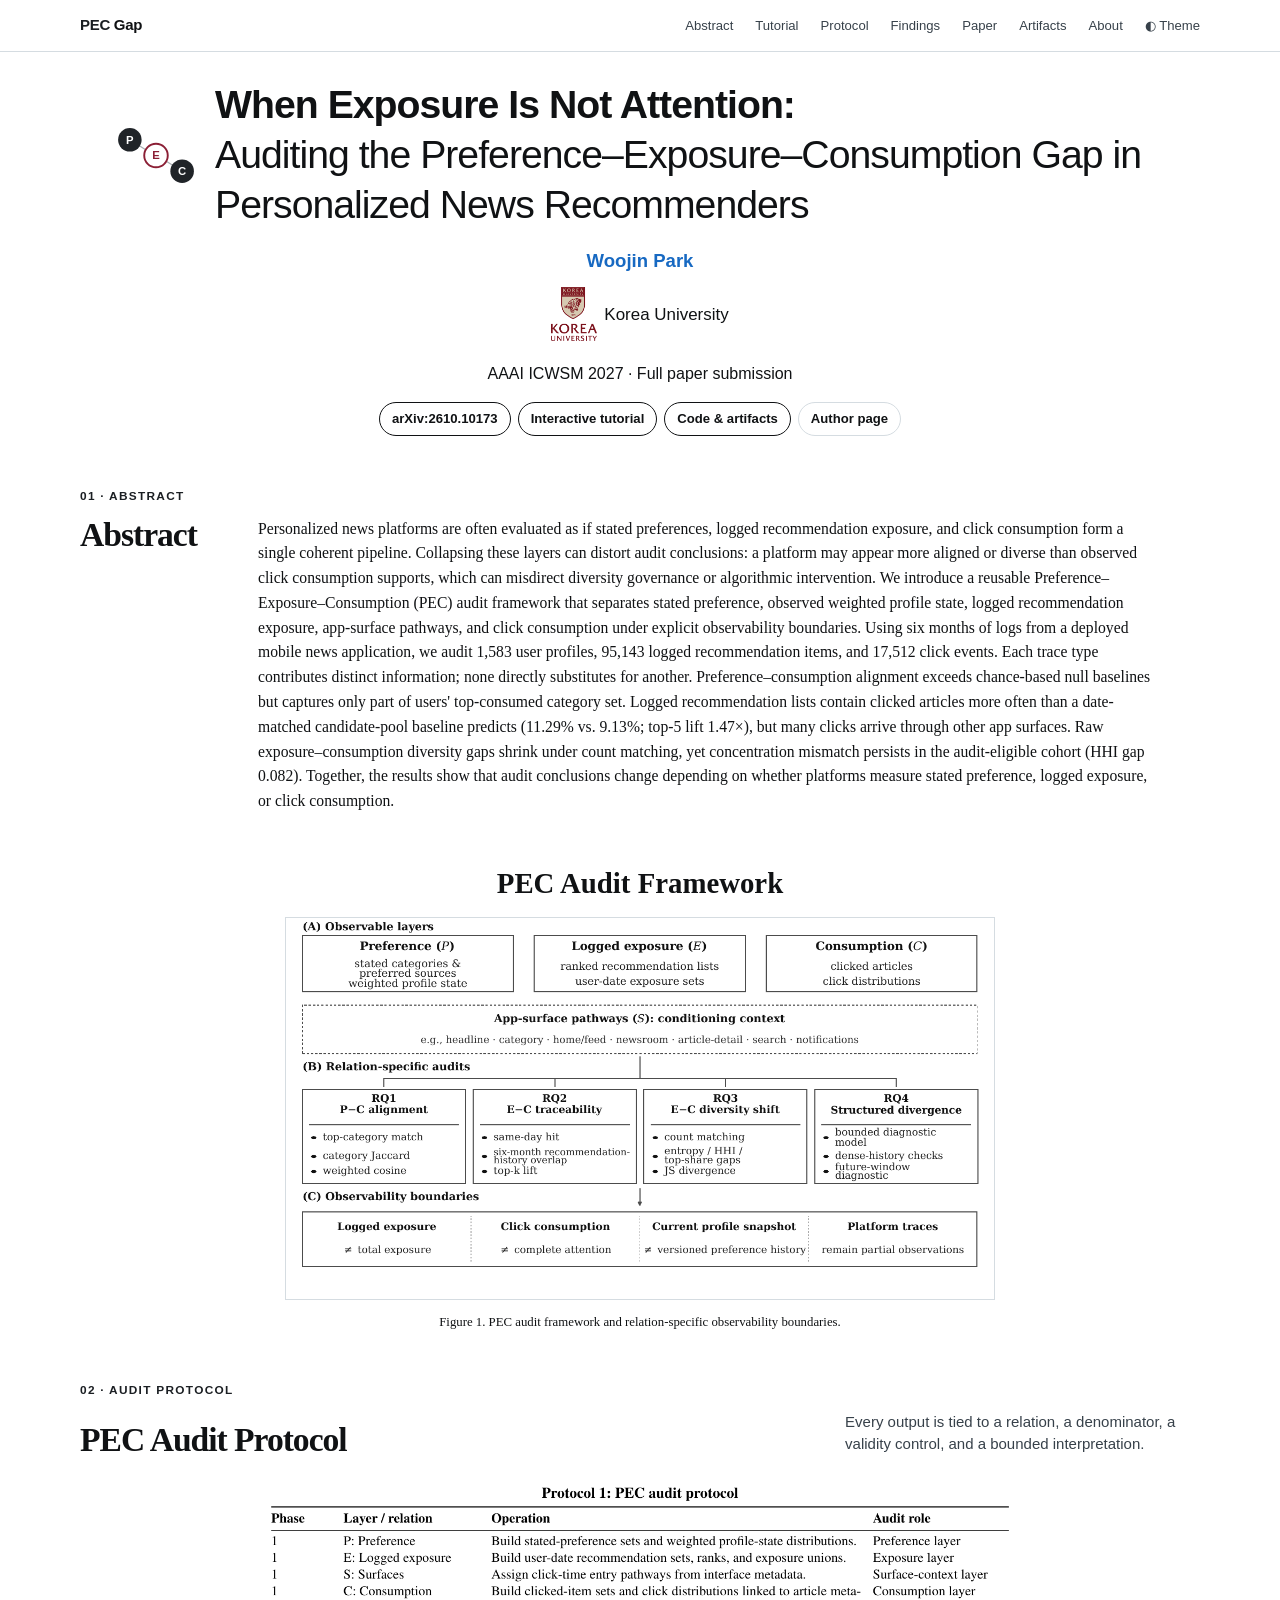
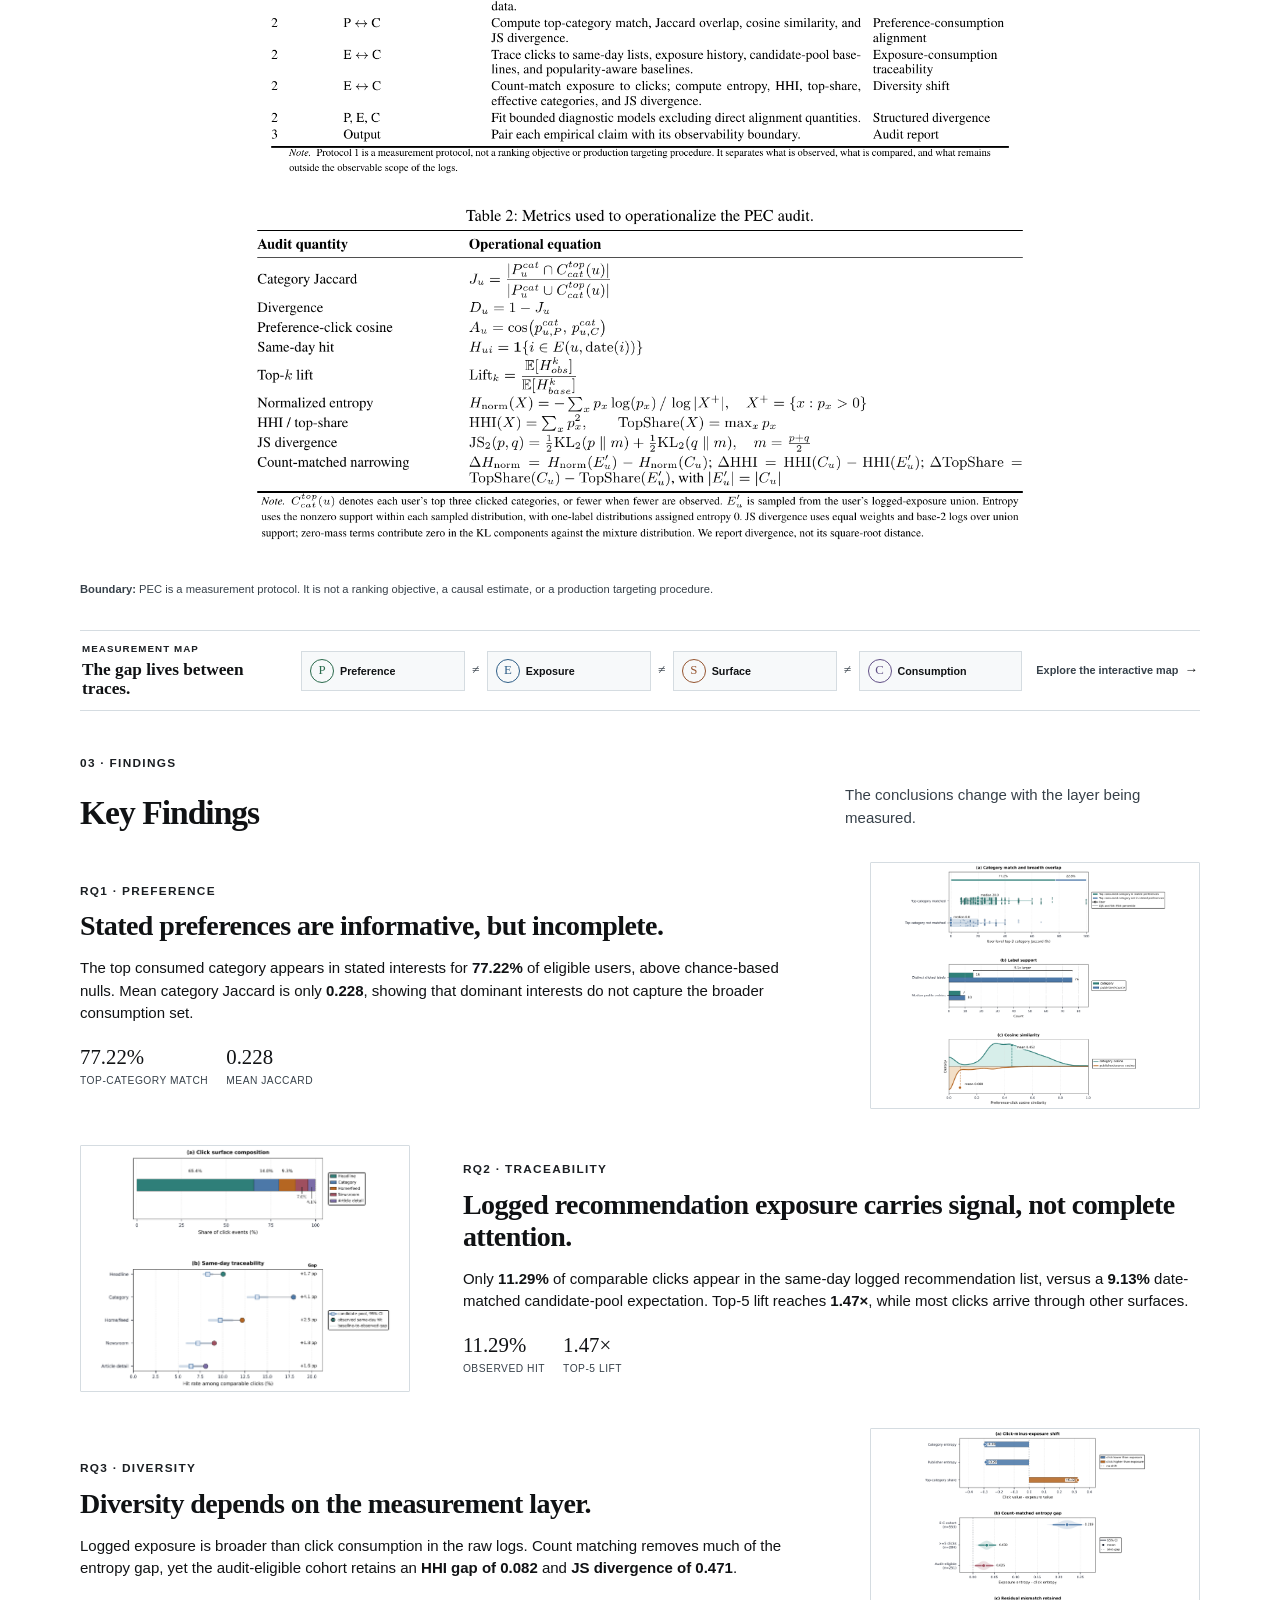
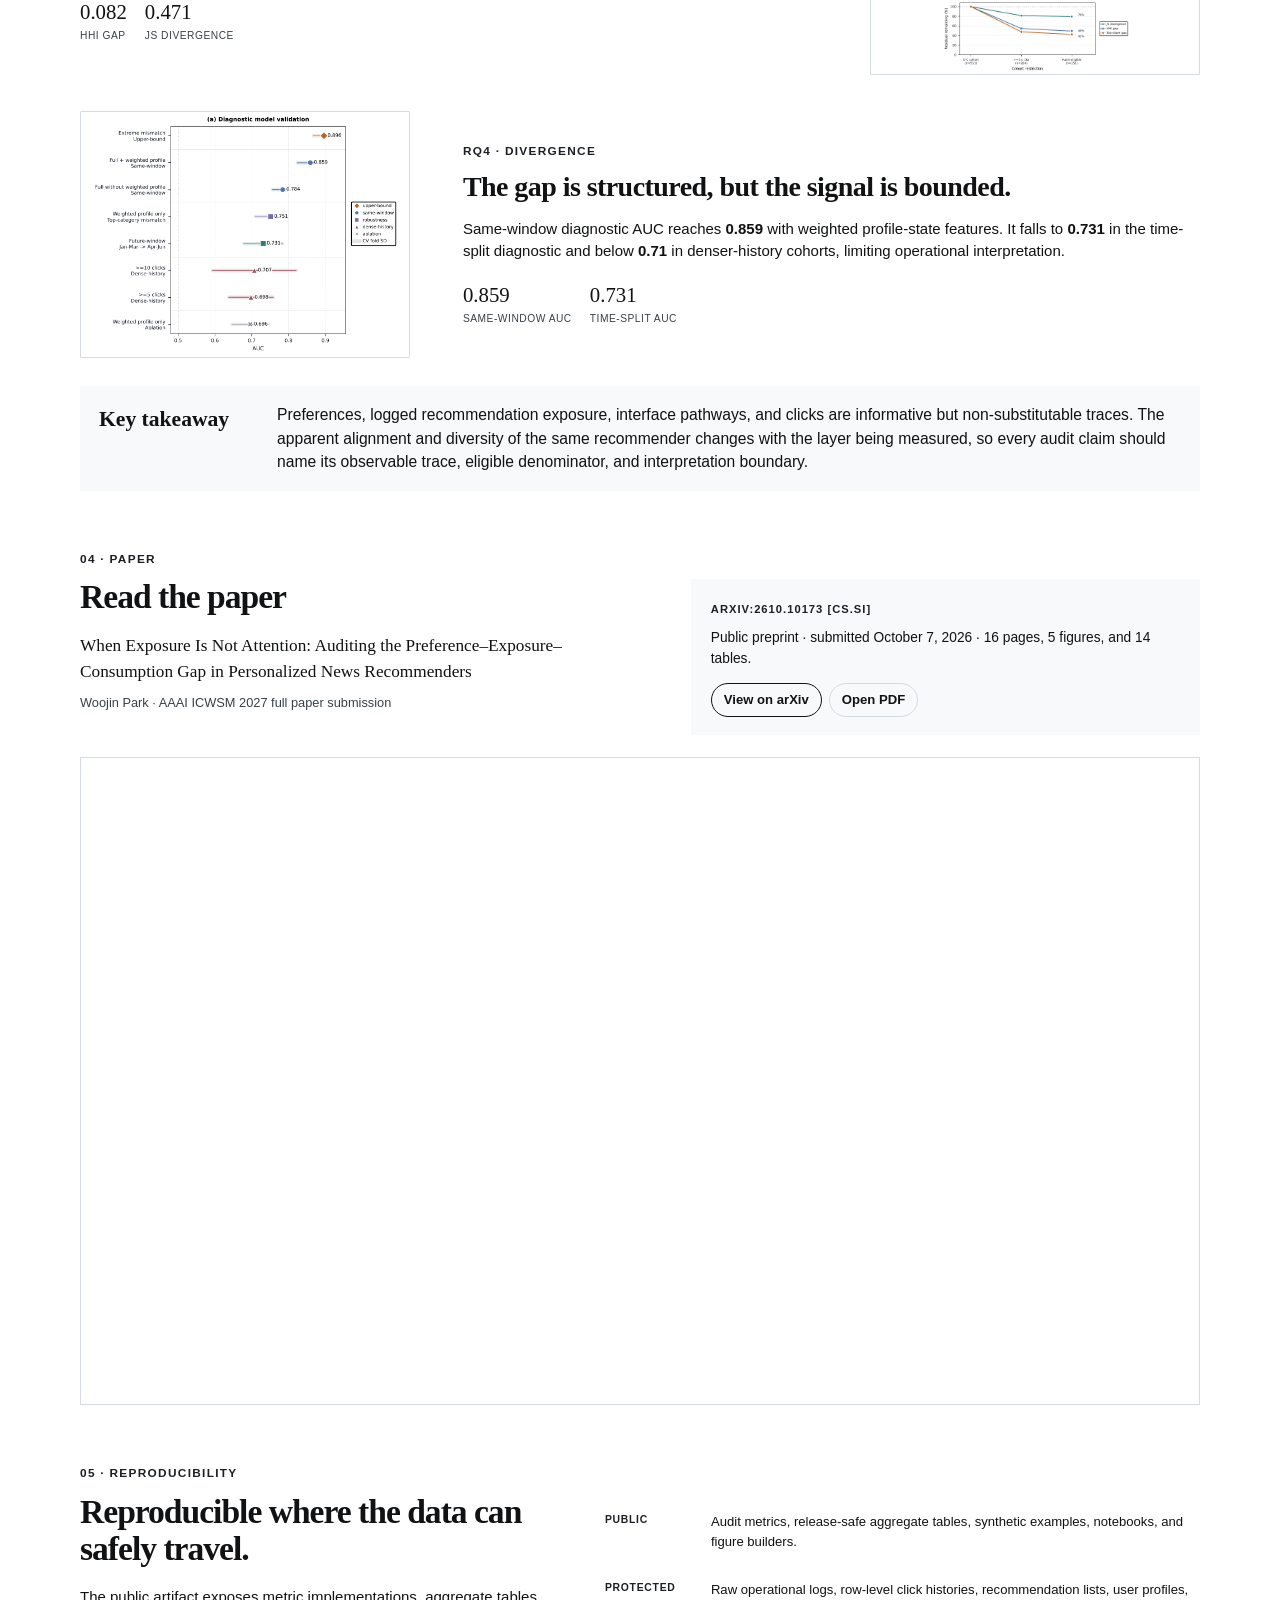
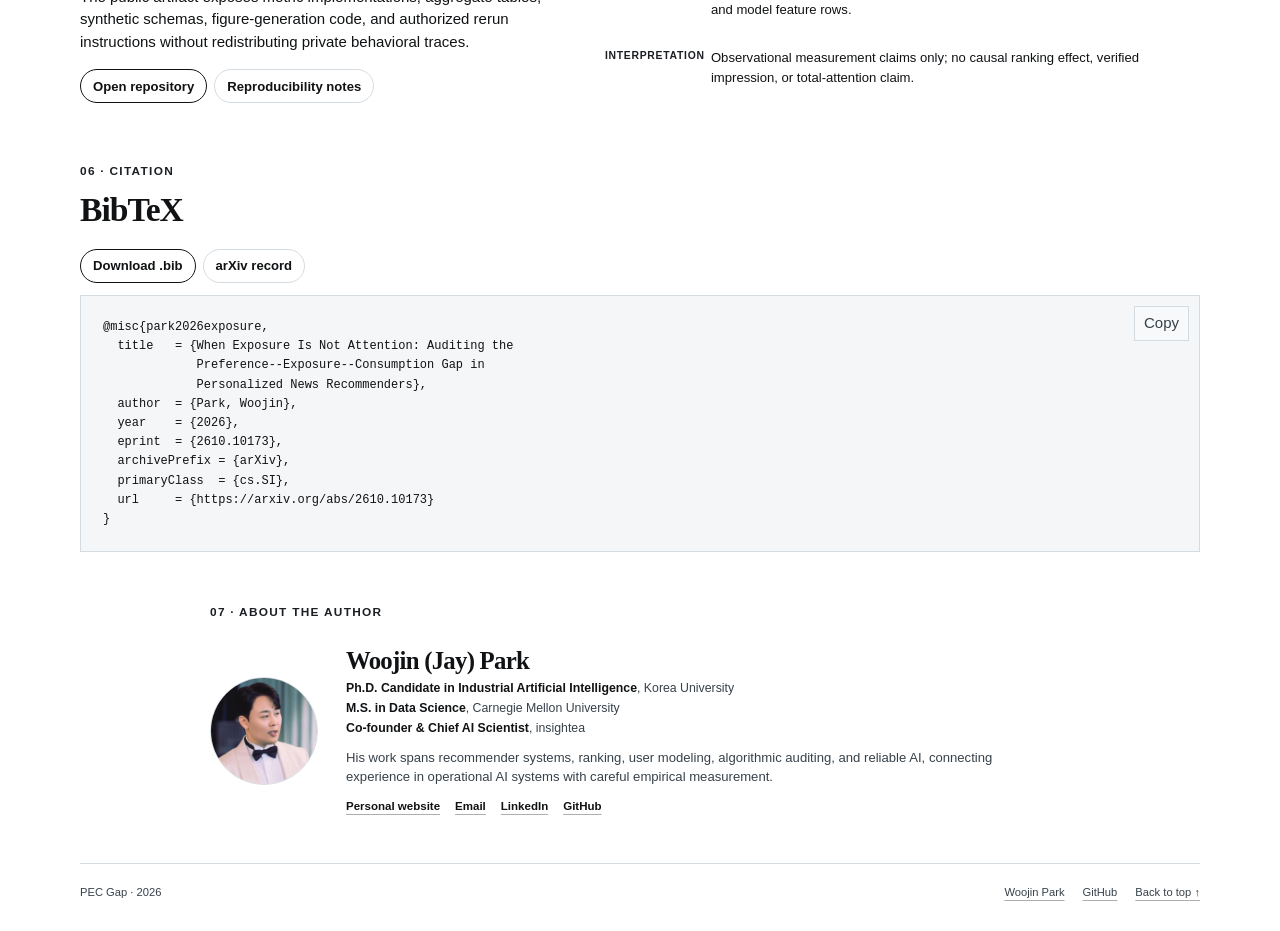
<file: docs/index.html>
<!doctype html>
<html lang="en">
<head>
  <meta charset="utf-8">
  <meta name="viewport" content="width=device-width, initial-scale=1">
  <title>When Exposure Is Not Attention | PEC Gap</title>
  <meta name="description" content="A Preference-Exposure-Consumption audit of personalized news recommendation under explicit observability boundaries.">
  <meta name="theme-color" content="#ffffff">
  <meta name="citation_title" content="When Exposure Is Not Attention: Auditing the Preference–Exposure–Consumption Gap in Personalized News Recommenders">
  <meta name="citation_author" content="Woojin Park">
  <meta name="citation_publication_date" content="2026/10/07">
  <meta name="citation_arxiv_id" content="2610.10173">
  <meta name="citation_pdf_url" content="https://arxiv.org/pdf/2610.10173">
  <meta property="og:type" content="website">
  <meta property="og:title" content="When Exposure Is Not Attention">
  <meta property="og:description" content="Auditing the Preference-Exposure-Consumption gap in personalized news recommenders.">
  <meta property="og:url" content="https://woojinpark-jay.github.io/pec-news-audit/">
  <meta property="og:image" content="https://woojinpark-jay.github.io/pec-news-audit/assets/project/pec-framework.png">
  <meta property="og:image:alt" content="PEC audit framework connecting preference, exposure, interface surfaces, and consumption">
  <meta property="og:image:width" content="1324">
  <meta property="og:image:height" content="713">
  <meta name="twitter:card" content="summary_large_image">
  <meta name="twitter:title" content="When Exposure Is Not Attention">
  <meta name="twitter:description" content="Auditing the Preference–Exposure–Consumption gap in personalized news recommenders.">
  <meta name="twitter:image" content="https://woojinpark-jay.github.io/pec-news-audit/assets/project/pec-framework.png">
  <link rel="canonical" href="https://woojinpark-jay.github.io/pec-news-audit/">
  <link rel="icon" href="favicon.svg?v=1" type="image/svg+xml">
  <link rel="icon" href="favicon-32.png?v=1" type="image/png" sizes="32x32">
  <link rel="shortcut icon" href="favicon.ico?v=1">
  <link rel="apple-touch-icon" href="apple-touch-icon.png?v=1" sizes="180x180">
  <script>try{document.documentElement.dataset.theme=localStorage.getItem('pec-theme')||'light'}catch(e){document.documentElement.dataset.theme='light'}</script>
  <link rel="stylesheet" href="project.css?v=20">
</head>
<body>
  <header class="site-header">
    <a class="wordmark" href="#top" aria-label="PEC Gap home"><span>PEC</span> Gap</a>
    <nav aria-label="Project navigation">
      <a href="#overview">Abstract</a>
      <a href="?view=tutorial&amp;lang=en">Tutorial</a>
      <a href="#protocol">Protocol</a>
      <a href="#findings">Findings</a>
      <a href="#paper">Paper</a>
      <a href="#artifacts">Artifacts</a>
      <a href="#about">About</a>
      <button id="theme-toggle" type="button" aria-label="Switch color theme"><span aria-hidden="true">◐</span> Theme</button>
    </nav>
  </header>

  <main id="top">
    <section class="hero">
      <div class="title-lockup">
        <img class="hero-mark" src="assets/project/pec-gap-mark.svg?v=3" alt="PEC Gap mark connecting preference, exposure, and consumption">
        <h1><strong>When Exposure Is Not Attention:</strong><br><span>Auditing the Preference–Exposure–Consumption Gap in Personalized News Recommenders</span></h1>
      </div>
      <div class="author-line">
        <a href="https://woojinpark-jay.github.io/">Woojin Park</a>
      </div>
      <p class="affiliation"><a href="https://www.korea.ac.kr/en/index.do"><img src="assets/project/korea-university-crest.png" alt="" aria-hidden="true">Korea University</a></p>
      <p class="venue">AAAI ICWSM 2027 · Full paper submission</p>
      <div class="actions" aria-label="Project links">
        <a class="button" href="https://arxiv.org/abs/2610.10173">arXiv:2610.10173</a>
        <a class="button" href="?view=tutorial&amp;lang=en">Interactive tutorial</a>
        <a class="button" href="https://github.com/WoojinPark-Jay/pec-news-audit">Code &amp; artifacts</a>
        <a class="button button-quiet" href="https://woojinpark-jay.github.io/">Author page</a>
      </div>
    </section>

    <section class="section" id="overview">
      <div class="section-label">01 · Abstract</div>
      <div class="abstract-block">
        <h2>Abstract</h2>
        <p>Personalized news platforms are often evaluated as if stated preferences, logged recommendation exposure, and click consumption form a single coherent pipeline. Collapsing these layers can distort audit conclusions: a platform may appear more aligned or diverse than observed click consumption supports, which can misdirect diversity governance or algorithmic intervention. We introduce a reusable Preference–Exposure–Consumption (PEC) audit framework that separates stated preference, observed weighted profile state, logged recommendation exposure, app-surface pathways, and click consumption under explicit observability boundaries. Using six months of logs from a deployed mobile news application, we audit 1,583 user profiles, 95,143 logged recommendation items, and 17,512 click events. Each trace type contributes distinct information; none directly substitutes for another. Preference–consumption alignment exceeds chance-based null baselines but captures only part of users' top-consumed category set. Logged recommendation lists contain clicked articles more often than a date-matched candidate-pool baseline predicts (11.29% vs. 9.13%; top-5 lift 1.47×), but many clicks arrive through other app surfaces. Raw exposure–consumption diversity gaps shrink under count matching, yet concentration mismatch persists in the audit-eligible cohort (HHI gap 0.082). Together, the results show that audit conclusions change depending on whether platforms measure stated preference, logged exposure, or click consumption.</p>
      </div>
    </section>

    <section class="framework-wrap" aria-label="PEC audit framework">
      <h2>PEC Audit Framework</h2>
      <button class="figure-button" type="button" data-lightbox="assets/project/pec-framework.png" aria-label="Enlarge PEC audit framework">
        <img src="assets/project/pec-framework.png" alt="PEC framework linking platform traces to preference, logged exposure, surface mediation, consumption, and four audit outputs">
      </button>
      <p class="caption">Figure 1. PEC audit framework and relation-specific observability boundaries.</p>
    </section>

    <section class="section" id="protocol">
      <div class="section-label">02 · Audit protocol</div>
      <div class="section-head">
        <h2>PEC Audit Protocol</h2>
        <p>Every output is tied to a relation, a denominator, a validity control, and a bounded interpretation.</p>
      </div>

      <div class="paper-table-stack">
        <button class="paper-table-image" type="button" data-lightbox="assets/project/protocol-original.png" aria-label="Enlarge Protocol 1 from the submitted paper">
          <img src="assets/project/protocol-original.png" alt="Protocol 1: PEC audit protocol, reproduced from the submitted paper" loading="lazy" decoding="async">
        </button>
        <button class="paper-table-image" type="button" data-lightbox="assets/project/metrics-original.png" aria-label="Enlarge Table 2 from the submitted paper">
          <img src="assets/project/metrics-original.png" alt="Table 2: PEC audit metrics and operational equations, reproduced from the submitted paper" loading="lazy" decoding="async">
        </button>
      </div>
      <p class="boundary-note"><strong>Boundary:</strong> PEC is a measurement protocol. It is not a ranking objective, a causal estimate, or a production targeting procedure.</p>
    </section>

    <a class="measurement-teaser" href="tutorial/?lang=en#pec-core-title" aria-label="Open the interactive PEC measurement map">
      <div class="measurement-teaser-copy">
        <span class="section-label">Measurement map</span>
        <strong>The gap lives between traces.</strong>
      </div>
      <div class="measurement-teaser-layers" aria-hidden="true">
        <span class="measurement-layer layer-p"><b>P</b><i>Preference</i></span>
        <span class="measurement-gap">≠</span>
        <span class="measurement-layer layer-e"><b>E</b><i>Exposure</i></span>
        <span class="measurement-gap">≠</span>
        <span class="measurement-layer layer-s"><b>S</b><i>Surface</i></span>
        <span class="measurement-gap">≠</span>
        <span class="measurement-layer layer-c"><b>C</b><i>Consumption</i></span>
      </div>
      <span class="measurement-teaser-link">Explore the interactive map <b>→</b></span>
    </a>

    <section class="section" id="findings">
      <div class="section-label">03 · Findings</div>
      <div class="section-head">
        <h2>Key Findings</h2>
        <p>The conclusions change with the layer being measured.</p>
      </div>

      <article class="finding">
        <div class="finding-copy">
          <p class="finding-index">RQ1 · Preference</p>
          <h3>Stated preferences are informative, but incomplete.</h3>
          <p>The top consumed category appears in stated interests for <strong>77.22%</strong> of eligible users, above chance-based nulls. Mean category Jaccard is only <strong>0.228</strong>, showing that dominant interests do not capture the broader consumption set.</p>
          <div class="mini-metrics"><span><b>77.22%</b> top-category match</span><span><b>0.228</b> mean Jaccard</span></div>
        </div>
        <button class="paper-figure" type="button" data-lightbox="assets/project/preference-alignment.png" aria-label="Enlarge preference-consumption diagnostics">
          <img src="assets/project/preference-alignment.png" alt="Preference-consumption diagnostics for category recovery, Jaccard overlap, and cosine similarity" loading="lazy" decoding="async">
        </button>
      </article>

      <article class="finding finding-reverse">
        <div class="finding-copy">
          <p class="finding-index">RQ2 · Traceability</p>
          <h3>Logged recommendation exposure carries signal, not complete attention.</h3>
          <p>Only <strong>11.29%</strong> of comparable clicks appear in the same-day logged recommendation list, versus a <strong>9.13%</strong> date-matched candidate-pool expectation. Top-5 lift reaches <strong>1.47×</strong>, while most clicks arrive through other surfaces.</p>
          <div class="mini-metrics"><span><b>11.29%</b> observed hit</span><span><b>1.47×</b> top-5 lift</span></div>
        </div>
        <button class="paper-figure" type="button" data-lightbox="assets/project/surface-traceability.png" aria-label="Enlarge multi-surface click traceability figure">
          <img src="assets/project/surface-traceability.png" alt="Multi-surface click composition and observed same-day traceability against date-matched baselines" loading="lazy" decoding="async">
        </button>
      </article>

      <article class="finding">
        <div class="finding-copy">
          <p class="finding-index">RQ3 · Diversity</p>
          <h3>Diversity depends on the measurement layer.</h3>
          <p>Logged exposure is broader than click consumption in the raw logs. Count matching removes much of the entropy gap, yet the audit-eligible cohort retains an <strong>HHI gap of 0.082</strong> and <strong>JS divergence of 0.471</strong>.</p>
          <div class="mini-metrics"><span><b>0.082</b> HHI gap</span><span><b>0.471</b> JS divergence</span></div>
        </div>
        <button class="paper-figure" type="button" data-lightbox="assets/project/diversity-audit.png" aria-label="Enlarge diversity and concentration audit figure">
          <img src="assets/project/diversity-audit.png" alt="Raw diversity shift, count-matched entropy gaps, and residual concentration mismatch" loading="lazy" decoding="async">
        </button>
      </article>

      <article class="finding finding-reverse">
        <div class="finding-copy">
          <p class="finding-index">RQ4 · Divergence</p>
          <h3>The gap is structured, but the signal is bounded.</h3>
          <p>Same-window diagnostic AUC reaches <strong>0.859</strong> with weighted profile-state features. It falls to <strong>0.731</strong> in the time-split diagnostic and below <strong>0.71</strong> in denser-history cohorts, limiting operational interpretation.</p>
          <div class="mini-metrics"><span><b>0.859</b> same-window AUC</span><span><b>0.731</b> time-split AUC</span></div>
        </div>
        <button class="paper-figure" type="button" data-lightbox="assets/project/bounded-signal.png" aria-label="Enlarge bounded audit signal figure">
          <img src="assets/project/bounded-signal.png" alt="Diagnostic AUC across same-window, temporal, dense-history, and ablation checks" loading="lazy" decoding="async">
        </button>
      </article>

      <div class="takeaway">
        <h3>Key takeaway</h3>
        <p>Preferences, logged recommendation exposure, interface pathways, and clicks are informative but non-substitutable traces. The apparent alignment and diversity of the same recommender changes with the layer being measured, so every audit claim should name its observable trace, eligible denominator, and interpretation boundary.</p>
      </div>
    </section>

    <section class="section paper-access" id="paper">
      <div class="section-label">04 · Paper</div>
      <div class="paper-access-grid">
        <div>
          <h2>Read the paper</h2>
          <p class="paper-title">When Exposure Is Not Attention: Auditing the Preference–Exposure–Consumption Gap in Personalized News Recommenders</p>
          <p class="paper-meta">Woojin Park · AAAI ICWSM 2027 full paper submission</p>
        </div>
        <div class="paper-release">
          <span>arXiv:2610.10173 [cs.SI]</span>
          <p>Public preprint · submitted October 7, 2026 · 16 pages, 5 figures, and 14 tables.</p>
          <div class="actions">
            <a class="button" href="https://arxiv.org/abs/2610.10173">View on arXiv</a>
            <a class="button button-quiet" href="https://arxiv.org/pdf/2610.10173">Open PDF</a>
          </div>
        </div>
      </div>
      <div class="paper-viewer">
        <iframe src="https://arxiv.org/pdf/2610.10173#view=FitH" title="PEC Gap arXiv preprint PDF" loading="lazy"></iframe>
      </div>
    </section>

    <section class="section" id="artifacts">
      <div class="section-label">05 · Reproducibility</div>
      <div class="two-col artifact-grid">
        <div>
          <h2>Reproducible where the data can safely travel.</h2>
          <p class="lead">The public artifact exposes metric implementations, aggregate tables, synthetic schemas, figure-generation code, and authorized rerun instructions without redistributing private behavioral traces.</p>
          <div class="actions">
            <a class="button" href="https://github.com/WoojinPark-Jay/pec-news-audit">Open repository</a>
            <a class="button button-quiet" href="https://github.com/WoojinPark-Jay/pec-news-audit/blob/main/docs/REPRODUCIBILITY.md">Reproducibility notes</a>
          </div>
        </div>
        <div class="artifact-list">
          <div><span>Public</span><p>Audit metrics, release-safe aggregate tables, synthetic examples, notebooks, and figure builders.</p></div>
          <div><span>Protected</span><p>Raw operational logs, row-level click histories, recommendation lists, user profiles, and model feature rows.</p></div>
          <div><span>Interpretation</span><p>Observational measurement claims only; no causal ranking effect, verified impression, or total-attention claim.</p></div>
        </div>
      </div>
    </section>

    <section class="section citation" id="citation">
      <div class="section-label">06 · Citation</div>
      <h2>BibTeX</h2>
      <div class="actions">
        <a class="button" href="pec-gap.bib" download>Download .bib</a>
        <a class="button button-quiet" href="https://arxiv.org/abs/2610.10173">arXiv record</a>
      </div>
      <div class="code-wrap">
        <button id="copy-citation" type="button">Copy</button>
        <pre><code id="bibtex">@misc{park2026exposure,
  title   = {When Exposure Is Not Attention: Auditing the
             Preference--Exposure--Consumption Gap in
             Personalized News Recommenders},
  author  = {Park, Woojin},
  year    = {2026},
  eprint  = {2610.10173},
  archivePrefix = {arXiv},
  primaryClass  = {cs.SI},
  url     = {https://arxiv.org/abs/2610.10173}
}</code></pre>
      </div>
    </section>

    <section class="section about-author" id="about">
      <div class="section-label">07 · About the author</div>
      <div class="about-card">
        <a class="about-photo" href="https://woojinpark-jay.github.io/" aria-label="Visit Woojin Park's personal website">
          <img src="assets/project/woojin-park.jpg?v=1" alt="Woojin (Jay) Park" loading="lazy" decoding="async">
        </a>
        <div class="about-copy">
          <h2>Woojin (Jay) Park</h2>
          <div class="about-credentials">
            <p><strong>Ph.D. Candidate in Industrial Artificial Intelligence</strong>, Korea University</p>
            <p><strong>M.S. in Data Science</strong>, Carnegie Mellon University</p>
            <p><strong>Co-founder &amp; Chief AI Scientist</strong>, insightea</p>
          </div>
          <p>His work spans recommender systems, ranking, user modeling, algorithmic auditing, and reliable AI, connecting experience in operational AI systems with careful empirical measurement.</p>
          <div class="about-links"><a href="https://woojinpark-jay.github.io/">Personal website</a><a href="mailto:jay.seizethemoment@gmail.com">Email</a><a href="https://www.linkedin.com/in/woojinjaypark/">LinkedIn</a><a href="https://github.com/WoojinPark-Jay">GitHub</a></div>
        </div>
      </div>
    </section>
  </main>

  <footer>
    <p>PEC Gap · 2026</p>
    <div><a href="https://woojinpark-jay.github.io/">Woojin Park</a><a href="https://github.com/WoojinPark-Jay/pec-news-audit">GitHub</a><a href="#top">Back to top ↑</a></div>
  </footer>

  <dialog id="lightbox" aria-label="Expanded paper figure">
    <button class="lightbox-close" type="button" aria-label="Close figure">×</button>
    <img src="[data-uri]" alt="Expanded paper figure">
  </dialog>
  <script src="project.js?v=14"></script>
</body>
</html>
</file>
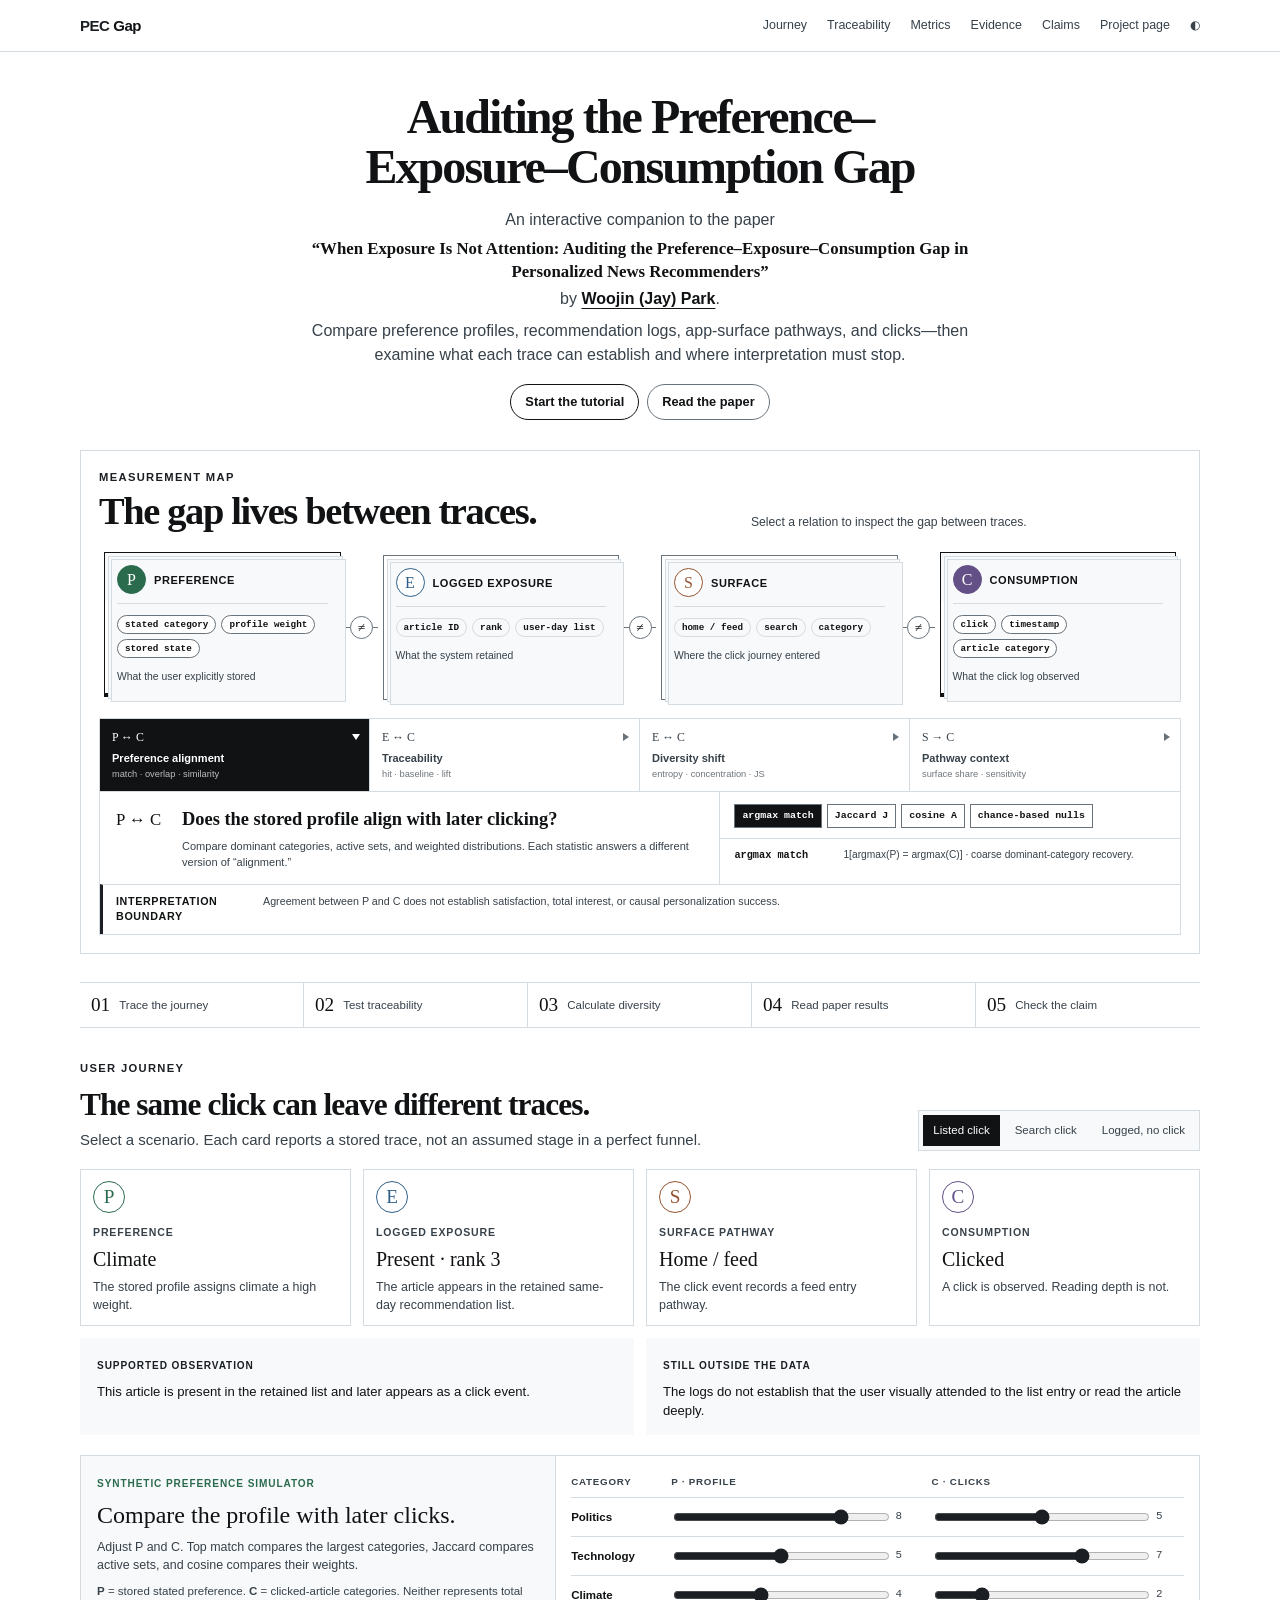
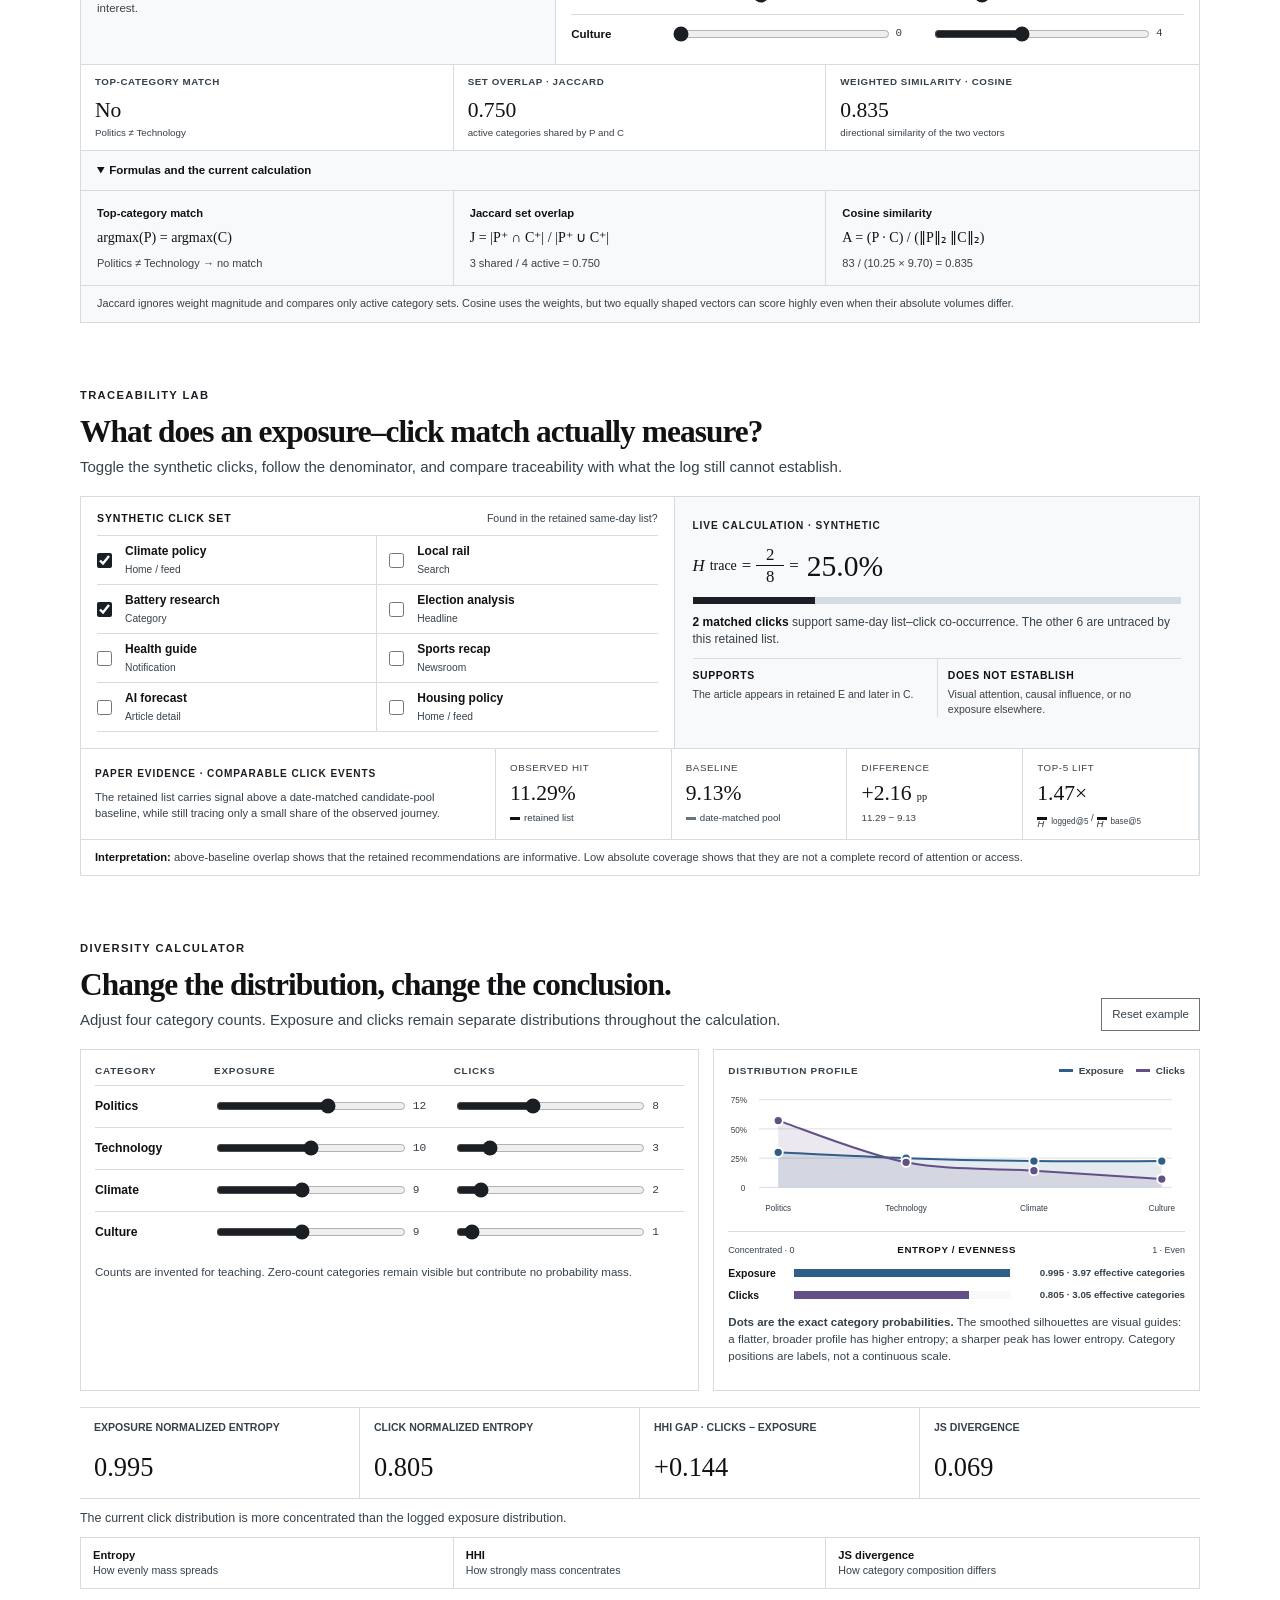
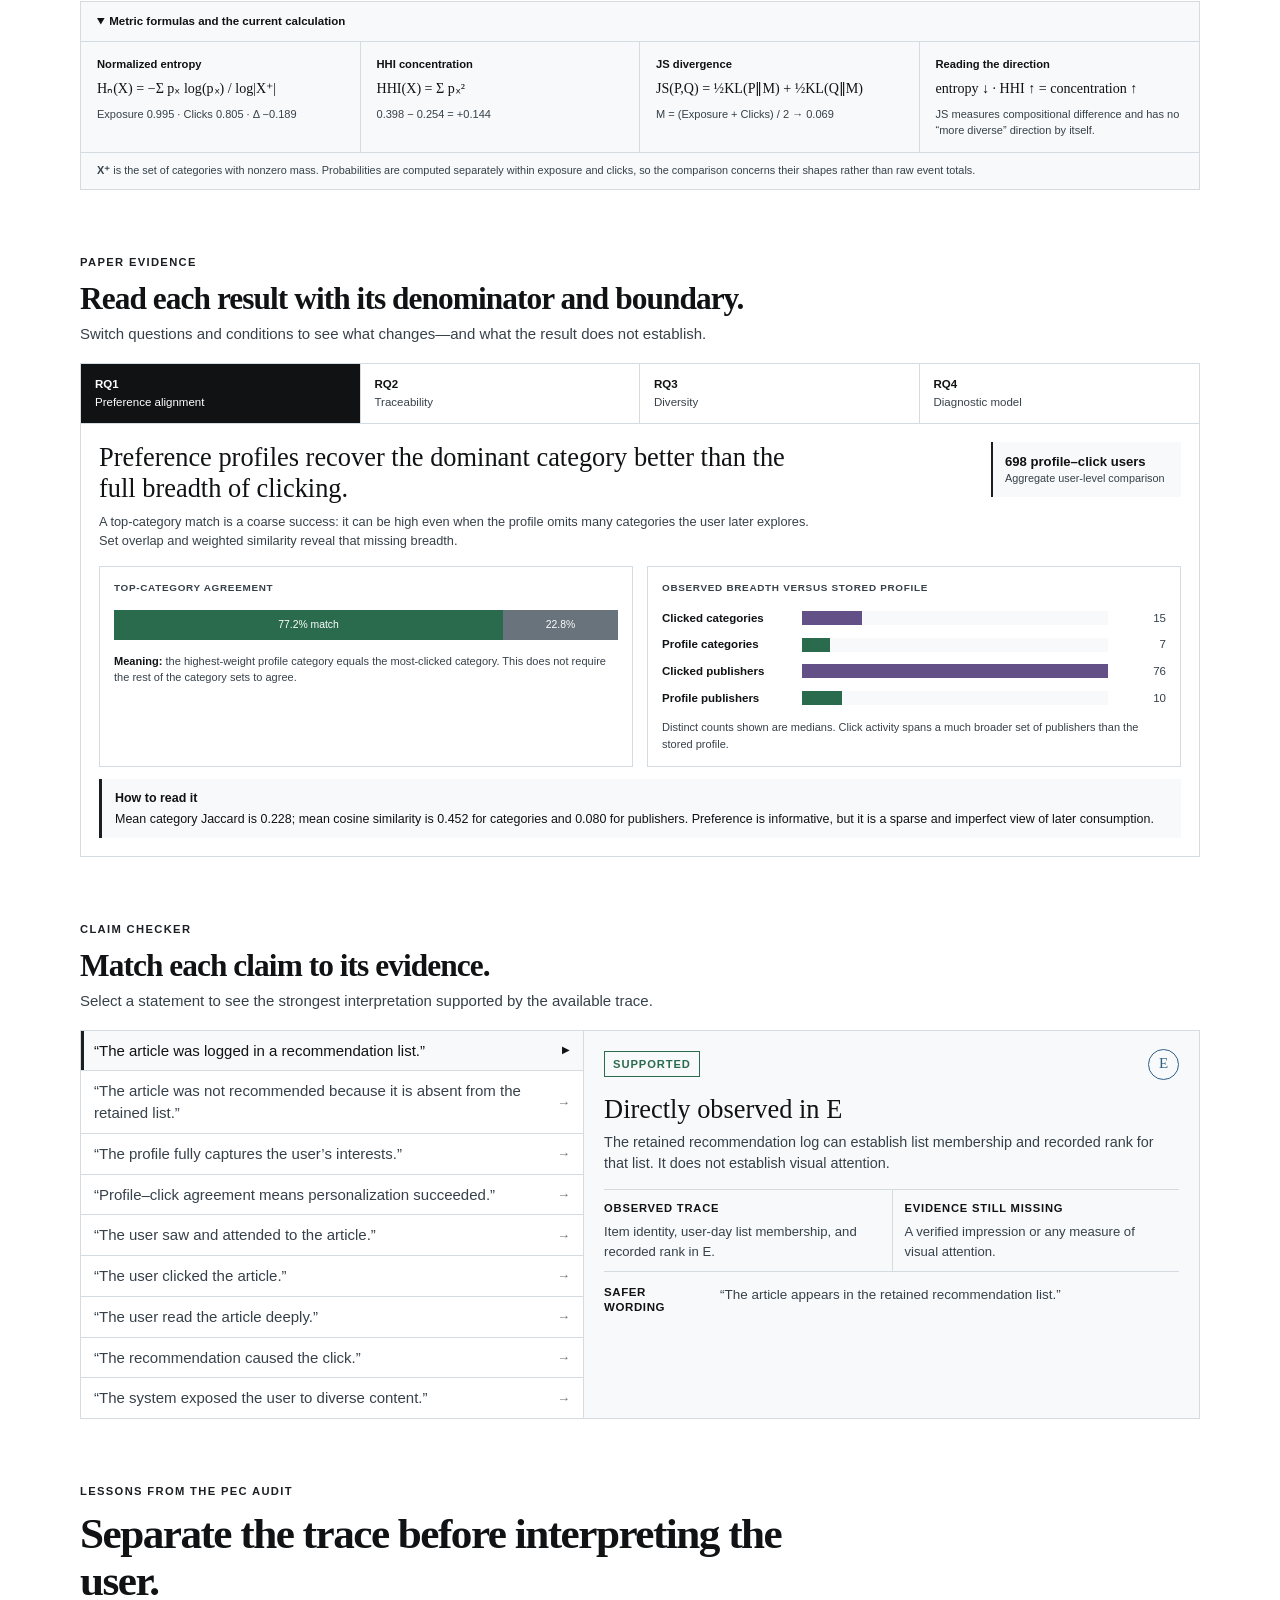
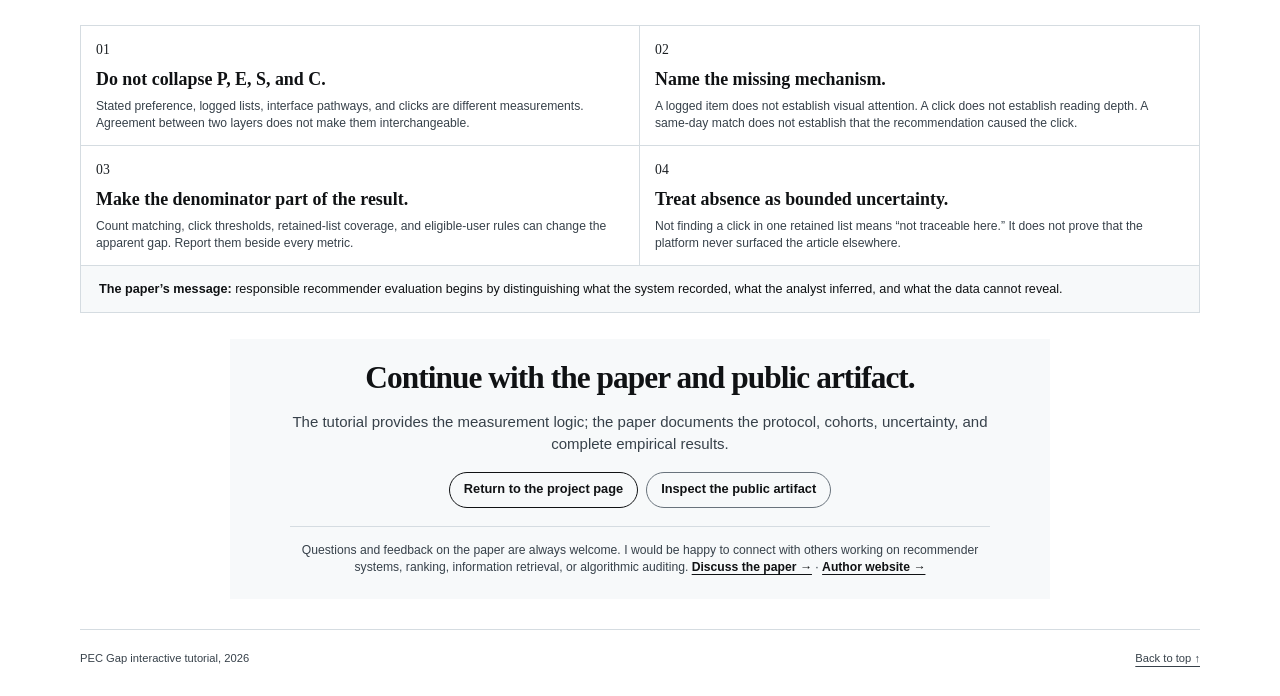
<file: docs/tutorial/index.html>
<!doctype html>
<html lang="en">
<head>
  <meta charset="utf-8">
  <meta name="viewport" content="width=device-width, initial-scale=1">
  <title>PEC Audit Tutorial | When Exposure Is Not Attention</title>
  <meta name="description" content="An interactive tutorial on preference, logged exposure, interface pathways, click consumption, and observability boundaries in news recommender audits.">
  <meta name="theme-color" content="#ffffff">
  <meta property="og:type" content="website">
  <meta property="og:title" content="PEC Audit Tutorial | When Exposure Is Not Attention">
  <meta property="og:description" content="An interactive guide to what preference, recommendation, surface, and click traces can—and cannot—establish.">
  <meta property="og:url" content="https://woojinpark-jay.github.io/pec-news-audit/tutorial/">
  <meta property="og:image" content="https://woojinpark-jay.github.io/pec-news-audit/assets/project/pec-framework.png">
  <meta property="og:image:alt" content="PEC audit framework connecting preference, exposure, interface surfaces, and consumption">
  <meta name="twitter:card" content="summary_large_image">
  <meta name="twitter:title" content="PEC Audit Tutorial | When Exposure Is Not Attention">
  <meta name="twitter:description" content="Explore the measurement logic behind the Preference–Exposure–Consumption gap.">
  <meta name="twitter:image" content="https://woojinpark-jay.github.io/pec-news-audit/assets/project/pec-framework.png">
  <link rel="canonical" href="https://woojinpark-jay.github.io/pec-news-audit/tutorial/">
  <link rel="icon" href="../favicon.svg?v=1" type="image/svg+xml">
  <link rel="icon" href="../favicon-32.png?v=1" type="image/png" sizes="32x32">
  <script>try{document.documentElement.dataset.theme=localStorage.getItem('pec-theme')||'light'}catch(e){document.documentElement.dataset.theme='light'}</script>
  <link rel="stylesheet" href="tutorial.css?v=19">
</head>
<body>
  <header class="tutorial-header">
    <a class="wordmark" href="../"><span>PEC</span> Gap</a>
    <nav aria-label="Tutorial navigation">
      <a href="#journey">Journey</a>
      <a href="#traceability">Traceability</a>
      <a href="#metrics">Metrics</a>
      <a href="#evidence">Evidence</a>
      <a href="#claims">Claims</a>
      <a href="../">Project page</a>
      <button id="theme-toggle" type="button" aria-label="Switch color theme">◐</button>
    </nav>
  </header>

  <main id="top">
    <section class="tutorial-hero">
      <h1><span>Auditing the Preference–</span><span>Exposure–Consumption Gap</span></h1>
      <p class="dek">An interactive companion to the paper<cite class="paper-title">“When Exposure Is Not Attention: Auditing the Preference–Exposure–Consumption Gap in Personalized News Recommenders”</cite><span class="paper-byline">by <a class="hero-author" href="https://woojinpark-jay.github.io/">Woojin (Jay) Park</a>.</span><span class="dek-follow">Compare preference profiles, recommendation logs, app-surface pathways, and clicks—then examine what each trace can establish and where interpretation must stop.</span></p>
      <div class="hero-actions">
        <a class="button" href="#journey">Start the tutorial</a>
        <a class="button quiet" href="https://arxiv.org/abs/2610.10173">Read the paper</a>
      </div>
    </section>

    <section class="pec-core" aria-labelledby="pec-core-title">
      <div class="pec-core-heading">
        <div><span class="section-kicker">Measurement map</span><h2 id="pec-core-title">The gap lives between traces.</h2></div>
        <p>Select a relation to inspect the gap between traces.</p>
      </div>

      <div class="trace-system" aria-label="Preference, exposure, surface, and consumption data layers">
        <article class="trace-stack core-p" data-core-layer="p">
          <div class="stack-title"><b>P</b><span>Preference</span></div>
          <div class="stack-chips"><span>stated category</span><span>profile weight</span><span>stored state</span></div>
          <p>What the user explicitly stored</p>
        </article>
        <div class="system-gap" aria-hidden="true"><i></i><b>≠</b></div>
        <article class="trace-stack core-e" data-core-layer="e">
          <div class="stack-title"><b>E</b><span>Logged exposure</span></div>
          <div class="stack-chips"><span>article ID</span><span>rank</span><span>user-day list</span></div>
          <p>What the system retained</p>
        </article>
        <div class="system-gap" aria-hidden="true"><i></i><b>≠</b></div>
        <article class="trace-stack core-s" data-core-layer="s">
          <div class="stack-title"><b>S</b><span>Surface</span></div>
          <div class="stack-chips"><span>home / feed</span><span>search</span><span>category</span></div>
          <p>Where the click journey entered</p>
        </article>
        <div class="system-gap" aria-hidden="true"><i></i><b>≠</b></div>
        <article class="trace-stack core-c" data-core-layer="c">
          <div class="stack-title"><b>C</b><span>Consumption</span></div>
          <div class="stack-chips"><span>click</span><span>timestamp</span><span>article category</span></div>
          <p>What the click log observed</p>
        </article>
      </div>

      <div class="core-audit-tabs" role="tablist" aria-label="PEC audit relations">
        <button class="active" data-core-lens="alignment" type="button" role="tab" aria-selected="true"><span>P ↔ C</span><b>Preference alignment</b><small>match · overlap · similarity</small></button>
        <button data-core-lens="traceability" type="button" role="tab" aria-selected="false"><span>E ↔ C</span><b>Traceability</b><small>hit · baseline · lift</small></button>
        <button data-core-lens="diversity" type="button" role="tab" aria-selected="false"><span>E ↔ C</span><b>Diversity shift</b><small>entropy · concentration · JS</small></button>
        <button data-core-lens="surface" type="button" role="tab" aria-selected="false"><span>S → C</span><b>Pathway context</b><small>surface share · sensitivity</small></button>
      </div>

      <div class="core-lens" id="core-lens" aria-live="polite">
        <div class="core-lens-question"><span id="core-lens-relation">P ↔ C</span><div><h3 id="core-lens-title">Does the stored profile align with later clicking?</h3><p id="core-lens-copy">Compare dominant categories, active sets, and weighted distributions. Each statistic answers a different version of “alignment.”</p></div></div>
        <div class="core-lens-toolbox">
          <div class="core-lens-methods" id="core-lens-methods"><button class="active" type="button">argmax match</button><button type="button">Jaccard J</button><button type="button">cosine A</button><button type="button">chance-based nulls</button></div>
          <p class="core-method-note"><b id="core-method-name">argmax match</b><span id="core-method-detail">1[argmax(P) = argmax(C)] · coarse dominant-category recovery.</span></p>
        </div>
        <p class="core-lens-boundary"><b>Interpretation boundary</b><span id="core-lens-boundary">Agreement between P and C does not establish satisfaction, total interest, or causal personalization success.</span></p>
      </div>
    </section>

    <nav class="progress-nav" aria-label="Tutorial steps">
      <a href="#journey"><b>01</b><span>Trace the journey</span></a>
      <a href="#traceability"><b>02</b><span>Test traceability</span></a>
      <a href="#metrics"><b>03</b><span>Calculate diversity</span></a>
      <a href="#evidence"><b>04</b><span>Read paper results</span></a>
      <a href="#claims"><b>05</b><span>Check the claim</span></a>
    </nav>

    <section class="tutorial-section" id="journey">
      <div class="section-kicker">User journey</div>
      <div class="section-heading">
        <div><h2>The same click can leave different traces.</h2><p>Select a scenario. Each card reports a stored trace, not an assumed stage in a perfect funnel.</p></div>
        <div class="scenario-tabs" role="tablist" aria-label="Synthetic journey scenarios">
          <button class="active" data-scenario="listed" type="button" role="tab" aria-selected="true">Listed click</button>
          <button data-scenario="search" type="button" role="tab" aria-selected="false">Search click</button>
          <button data-scenario="noclick" type="button" role="tab" aria-selected="false">Logged, no click</button>
        </div>
      </div>

      <div class="journey-grid" aria-live="polite">
        <article class="trace-card p-card"><span>P</span><small>Preference</small><h3 id="journey-p-title">Climate</h3><p id="journey-p-copy">The stored profile assigns climate a high weight.</p></article>
        <article class="trace-card e-card"><span>E</span><small>Logged exposure</small><h3 id="journey-e-title">Present · rank 3</h3><p id="journey-e-copy">The article appears in the retained same-day recommendation list.</p></article>
        <article class="trace-card s-card"><span>S</span><small>Surface pathway</small><h3 id="journey-s-title">Home / feed</h3><p id="journey-s-copy">The click event records a feed entry pathway.</p></article>
        <article class="trace-card c-card"><span>C</span><small>Consumption</small><h3 id="journey-c-title">Clicked</h3><p id="journey-c-copy">A click is observed. Reading depth is not.</p></article>
      </div>
      <div class="interpretation-grid">
        <div><span>Supported observation</span><p id="supported-observation">This article is present in the retained list and later appears as a click event.</p></div>
        <div><span>Still outside the data</span><p id="unsupported-inference">The logs do not establish that the user visually attended to the list entry or read the article deeply.</p></div>
      </div>

      <div class="preference-lab">
        <div class="preference-intro">
          <span class="mini-kicker">Synthetic preference simulator</span>
          <h3>Compare the profile with later clicks.</h3>
          <p>Adjust P and C. Top match compares the largest categories, Jaccard compares active sets, and cosine compares their weights.</p>
          <p class="small"><strong>P</strong> = stored stated preference. <strong>C</strong> = clicked-article categories. Neither represents total interest.</p>
        </div>
        <div class="preference-controls" id="preference-controls">
          <div class="preference-head"><span>Category</span><span>P · profile</span><span>C · clicks</span></div>
          <div class="preference-row"><b>Politics</b><input data-pref="p" aria-label="Politics profile weight" type="range" min="0" max="10" value="8"><output>8</output><input data-pref="c" aria-label="Politics click count" type="range" min="0" max="10" value="5"><output>5</output></div>
          <div class="preference-row"><b>Technology</b><input data-pref="p" aria-label="Technology profile weight" type="range" min="0" max="10" value="5"><output>5</output><input data-pref="c" aria-label="Technology click count" type="range" min="0" max="10" value="7"><output>7</output></div>
          <div class="preference-row"><b>Climate</b><input data-pref="p" aria-label="Climate profile weight" type="range" min="0" max="10" value="4"><output>4</output><input data-pref="c" aria-label="Climate click count" type="range" min="0" max="10" value="2"><output>2</output></div>
          <div class="preference-row"><b>Culture</b><input data-pref="p" aria-label="Culture profile weight" type="range" min="0" max="10" value="0"><output>0</output><input data-pref="c" aria-label="Culture click count" type="range" min="0" max="10" value="4"><output>4</output></div>
        </div>
        <div class="preference-output" aria-live="polite">
          <div><span>Top-category match</span><strong id="pref-top-match">No</strong><small id="pref-top-detail">Politics ≠ Technology</small></div>
          <div><span>Set overlap · Jaccard</span><strong id="pref-jaccard">0.750</strong><small>active categories shared by P and C</small></div>
          <div><span>Weighted similarity · cosine</span><strong id="pref-cosine">0.000</strong><small>directional similarity of the two vectors</small></div>
        </div>
        <details class="formula-disclosure" open>
          <summary>Formulas and the current calculation</summary>
          <div class="formula-grid">
            <div><b>Top-category match</b><code>argmax(P) = argmax(C)</code><p id="pref-top-formula">Politics ≠ Technology → no match</p></div>
            <div><b>Jaccard set overlap</b><code>J = |P⁺ ∩ C⁺| / |P⁺ ∪ C⁺|</code><p id="pref-jaccard-formula">3 shared / 4 active = 0.750</p></div>
            <div><b>Cosine similarity</b><code>A = (P · C) / (‖P‖₂ ‖C‖₂)</code><p id="pref-cosine-formula">weighted vector similarity = 0.835</p></div>
          </div>
          <p class="formula-note">Jaccard ignores weight magnitude and compares only active category sets. Cosine uses the weights, but two equally shaped vectors can score highly even when their absolute volumes differ.</p>
        </details>
      </div>
    </section>

    <section class="tutorial-section" id="traceability">
      <div class="section-kicker">Traceability lab</div>
      <div class="section-heading">
        <div><h2>What does an exposure–click match actually measure?</h2><p>Toggle the synthetic clicks, follow the denominator, and compare traceability with what the log still cannot establish.</p></div>
      </div>

      <div class="trace-lab">
        <div class="trace-input">
          <div class="trace-input-head"><b>Synthetic click set</b><span>Found in the retained same-day list?</span></div>
          <div class="click-table" id="click-table">
            <label class="click-item"><input type="checkbox" checked><span><b>Climate policy</b><small>Home / feed</small></span></label>
            <label class="click-item"><input type="checkbox"><span><b>Local rail</b><small>Search</small></span></label>
            <label class="click-item"><input type="checkbox" checked><span><b>Battery research</b><small>Category</small></span></label>
            <label class="click-item"><input type="checkbox"><span><b>Election analysis</b><small>Headline</small></span></label>
            <label class="click-item"><input type="checkbox"><span><b>Health guide</b><small>Notification</small></span></label>
            <label class="click-item"><input type="checkbox"><span><b>Sports recap</b><small>Newsroom</small></span></label>
            <label class="click-item"><input type="checkbox"><span><b>AI forecast</b><small>Article detail</small></span></label>
            <label class="click-item"><input type="checkbox"><span><b>Housing policy</b><small>Home / feed</small></span></label>
          </div>
        </div>
        <div class="trace-output">
          <span class="output-label">Live calculation · synthetic</span>
          <div class="trace-equation"><i>H</i><sub>trace</sub> = <span class="fraction"><b id="trace-numerator">2</b><b id="trace-denominator">8</b></span> = <strong id="trace-rate">25.0%</strong></div>
          <div class="trace-composition" aria-label="Matched and unmatched synthetic clicks"><i id="trace-meter"></i></div>
          <p id="trace-reading"><b id="trace-count">2 matched clicks</b> support same-day list–click co-occurrence. The other 6 are untraced by this retained list.</p>
          <div class="trace-boundary">
            <div><b>Supports</b><span>The article appears in retained E and later in C.</span></div>
            <div><b>Does not establish</b><span>Visual attention, causal influence, or no exposure elsewhere.</span></div>
          </div>
        </div>
        <div class="trace-paper">
          <div class="trace-paper-copy"><span class="output-label">Paper evidence · comparable click events</span><p>The retained list carries signal above a date-matched candidate-pool baseline, while still tracing only a small share of the observed journey.</p></div>
          <div class="trace-paper-metric"><span>Observed hit</span><strong>11.29%</strong><small><i></i>retained list</small></div>
          <div class="trace-paper-metric"><span>Baseline</span><strong>9.13%</strong><small><i class="baseline"></i>date-matched pool</small></div>
          <div class="trace-paper-metric"><span>Difference</span><strong>+2.16 <em>pp</em></strong><small>11.29 − 9.13</small></div>
          <div class="trace-paper-metric"><span>Top-5 lift</span><strong>1.47×</strong><small><i>H</i><sub>logged@5</sub> / <i>H</i><sub>base@5</sub></small></div>
          <p class="trace-paper-lesson"><b>Interpretation:</b> above-baseline overlap shows that the retained recommendations are informative. Low absolute coverage shows that they are not a complete record of attention or access.</p>
        </div>
      </div>
    </section>

    <section class="tutorial-section" id="metrics">
      <div class="section-kicker">Diversity calculator</div>
      <div class="section-heading">
        <div><h2>Change the distribution, change the conclusion.</h2><p>Adjust four category counts. Exposure and clicks remain separate distributions throughout the calculation.</p></div>
        <button class="reset-button" id="reset-metrics" type="button">Reset example</button>
      </div>

      <div class="metric-lab">
        <div class="slider-panel">
          <div class="slider-head"><span>Category</span><span>Exposure</span><span>Clicks</span></div>
          <div class="slider-row"><b>Politics</b><input aria-label="Politics exposure count" data-layer="exposure" data-category="Politics" type="range" min="0" max="20" value="12"><output>12</output><input aria-label="Politics click count" data-layer="clicks" data-category="Politics" type="range" min="0" max="20" value="8"><output>8</output></div>
          <div class="slider-row"><b>Technology</b><input aria-label="Technology exposure count" data-layer="exposure" data-category="Technology" type="range" min="0" max="20" value="10"><output>10</output><input aria-label="Technology click count" data-layer="clicks" data-category="Technology" type="range" min="0" max="20" value="3"><output>3</output></div>
          <div class="slider-row"><b>Climate</b><input aria-label="Climate exposure count" data-layer="exposure" data-category="Climate" type="range" min="0" max="20" value="9"><output>9</output><input aria-label="Climate click count" data-layer="clicks" data-category="Climate" type="range" min="0" max="20" value="2"><output>2</output></div>
          <div class="slider-row"><b>Culture</b><input aria-label="Culture exposure count" data-layer="exposure" data-category="Culture" type="range" min="0" max="20" value="9"><output>9</output><input aria-label="Culture click count" data-layer="clicks" data-category="Culture" type="range" min="0" max="20" value="1"><output>1</output></div>
          <p class="small">Counts are invented for teaching. Zero-count categories remain visible but contribute no probability mass.</p>
        </div>

        <div class="distribution-panel">
          <div class="chart-heading"><span>Distribution profile</span><div><i class="legend-exposure"></i>Exposure <i class="legend-clicks"></i>Clicks</div></div>
          <svg class="distribution-chart" id="distribution-chart" viewBox="0 0 500 155" role="img" aria-label="Exposure and click category distributions">
            <g class="chart-grid"><line x1="34" y1="15" x2="486" y2="15"/><line x1="34" y1="47" x2="486" y2="47"/><line x1="34" y1="79" x2="486" y2="79"/><line x1="34" y1="111" x2="486" y2="111"/><text x="3" y="19">75%</text><text x="3" y="51">50%</text><text x="3" y="83">25%</text><text x="14" y="115">0</text><text class="category-label" x="55" y="137">Politics</text><text class="category-label" x="195" y="137">Technology</text><text class="category-label" x="335" y="137">Climate</text><text class="category-label" x="475" y="137">Culture</text></g>
            <path id="exposure-area" class="distribution-area exposure-area" d=""/><path id="click-area" class="distribution-area click-area" d=""/>
            <path id="exposure-line" class="distribution-line exposure-line" d=""/><path id="click-line" class="distribution-line click-line" d=""/>
            <g id="exposure-points"></g><g id="click-points"></g>
          </svg>
          <div class="entropy-visual" aria-label="Entropy and effective category comparison">
            <div class="entropy-scale"><span>Concentrated · 0</span><b>Entropy / evenness</b><span>1 · Even</span></div>
            <div class="entropy-row"><b>Exposure</b><div class="entropy-track"><i id="exp-entropy-gauge"></i></div><strong id="exp-effective">0.000 · 0.00 effective categories</strong></div>
            <div class="entropy-row"><b>Clicks</b><div class="entropy-track"><i id="click-entropy-gauge"></i></div><strong id="click-effective">0.000 · 0.00 effective categories</strong></div>
          </div>
          <p class="small"><strong>Dots are the exact category probabilities.</strong> The smoothed silhouettes are visual guides: a flatter, broader profile has higher entropy; a sharper peak has lower entropy. Category positions are labels, not a continuous scale.</p>
        </div>
      </div>

      <div class="metric-output" aria-live="polite">
        <div><span>Exposure normalized entropy</span><strong id="exp-entropy">0.000</strong></div>
        <div><span>Click normalized entropy</span><strong id="click-entropy">0.000</strong></div>
        <div><span>HHI gap · clicks − exposure</span><strong id="hhi-gap">0.000</strong></div>
        <div><span>JS divergence</span><strong id="js-divergence">0.000</strong></div>
      </div>
      <p class="metric-reading" id="metric-reading">The current click distribution is more concentrated than the logged exposure distribution.</p>
      <div class="concept-strip" aria-label="Metric concept guide">
        <span><b>Entropy</b>How evenly mass spreads</span>
        <span><b>HHI</b>How strongly mass concentrates</span>
        <span><b>JS divergence</b>How category composition differs</span>
      </div>
      <details class="formula-disclosure metric-formulas" open>
        <summary>Metric formulas and the current calculation</summary>
        <div class="formula-grid four">
          <div><b>Normalized entropy</b><code>Hₙ(X) = −Σ pₓ log(pₓ) / log|X⁺|</code><p id="entropy-formula">Exposure 0.995 · Clicks 0.805</p></div>
          <div><b>HHI concentration</b><code>HHI(X) = Σ pₓ²</code><p id="hhi-formula">HHI(C) − HHI(E) = +0.144</p></div>
          <div><b>JS divergence</b><code>JS(P,Q) = ½KL(P‖M) + ½KL(Q‖M)</code><p id="js-formula">M = (P + Q) / 2 → 0.069</p></div>
          <div><b>Reading the direction</b><code>entropy ↓ · HHI ↑ = concentration ↑</code><p>JS measures compositional difference and has no “more diverse” direction by itself.</p></div>
        </div>
        <p class="formula-note"><strong>X⁺</strong> is the set of categories with nonzero mass. Probabilities are computed separately within exposure and clicks, so the comparison concerns their shapes rather than raw event totals.</p>
      </details>
    </section>

    <section class="tutorial-section" id="evidence">
      <div class="section-kicker">Paper evidence</div>
      <div class="section-heading">
        <div><h2>Read each result with its denominator and boundary.</h2><p>Switch questions and conditions to see what changes—and what the result does not establish.</p></div>
      </div>
      <div class="evidence-tabs" role="tablist" aria-label="Paper research questions">
        <button class="active" data-evidence="rq1" type="button" role="tab" aria-selected="true"><b>RQ1</b> Preference alignment</button>
        <button data-evidence="rq2" type="button" role="tab" aria-selected="false"><b>RQ2</b> Traceability</button>
        <button data-evidence="rq3" type="button" role="tab" aria-selected="false"><b>RQ3</b> Diversity</button>
        <button data-evidence="rq4" type="button" role="tab" aria-selected="false"><b>RQ4</b> Diagnostic model</button>
      </div>
      <div class="evidence-panel" id="evidence-panel" aria-live="polite"></div>
    </section>

    <section class="tutorial-section" id="claims">
      <div class="section-kicker">Claim checker</div>
      <div class="section-heading">
        <div><h2>Match each claim to its evidence.</h2><p>Select a statement to see the strongest interpretation supported by the available trace.</p></div>
      </div>
      <div class="claim-lab">
        <div class="claim-list" role="list">
          <button class="active" data-claim="logged" type="button" aria-pressed="true">“The article was logged in a recommendation list.”</button>
          <button data-claim="absent" type="button" aria-pressed="false">“The article was not recommended because it is absent from the retained list.”</button>
          <button data-claim="profile" type="button" aria-pressed="false">“The profile fully captures the user’s interests.”</button>
          <button data-claim="success" type="button" aria-pressed="false">“Profile–click agreement means personalization succeeded.”</button>
          <button data-claim="seen" type="button" aria-pressed="false">“The user saw and attended to the article.”</button>
          <button data-claim="clicked" type="button" aria-pressed="false">“The user clicked the article.”</button>
          <button data-claim="read" type="button" aria-pressed="false">“The user read the article deeply.”</button>
          <button data-claim="caused" type="button" aria-pressed="false">“The recommendation caused the click.”</button>
          <button data-claim="diverse" type="button" aria-pressed="false">“The system exposed the user to diverse content.”</button>
        </div>
        <div class="claim-result" id="claim-result" aria-live="polite">
          <div class="claim-result-head"><span class="status supported" id="claim-status">Supported</span><div class="evidence-chips" id="evidence-chips"><b class="evidence-e">E</b></div></div>
          <h3 id="claim-title">Directly observed in E</h3>
          <p id="claim-copy">The retained recommendation log can establish list membership and recorded rank for that list. It does not establish visual attention.</p>
          <div class="claim-reasoning">
            <div><span>Observed trace</span><p id="claim-evidence">Item identity, user-day list membership, and recorded rank in E.</p></div>
            <div><span>Evidence still missing</span><p id="claim-boundary">A verified impression or any measure of visual attention.</p></div>
          </div>
          <p class="claim-rewrite"><b>Safer wording</b><span id="claim-rewrite">“The article appears in the retained recommendation list.”</span></p>
        </div>
      </div>
    </section>

    <section class="lessons-section" aria-labelledby="lessons-title">
      <div class="section-kicker">Lessons from the PEC audit</div>
      <h2 id="lessons-title">Separate the trace before interpreting the user.</h2>
      <div class="lesson-grid">
        <article><b>01</b><h3>Do not collapse P, E, S, and C.</h3><p>Stated preference, logged lists, interface pathways, and clicks are different measurements. Agreement between two layers does not make them interchangeable.</p></article>
        <article><b>02</b><h3>Name the missing mechanism.</h3><p>A logged item does not establish visual attention. A click does not establish reading depth. A same-day match does not establish that the recommendation caused the click.</p></article>
        <article><b>03</b><h3>Make the denominator part of the result.</h3><p>Count matching, click thresholds, retained-list coverage, and eligible-user rules can change the apparent gap. Report them beside every metric.</p></article>
        <article><b>04</b><h3>Treat absence as bounded uncertainty.</h3><p>Not finding a click in one retained list means “not traceable here.” It does not prove that the platform never surfaced the article elsewhere.</p></article>
      </div>
      <p class="lesson-thesis"><strong>The paper’s message:</strong> responsible recommender evaluation begins by distinguishing what the system recorded, what the analyst inferred, and what the data cannot reveal.</p>
    </section>

    <section class="closing-section">
      <h2>Continue with the paper and public artifact.</h2>
      <p>The tutorial provides the measurement logic; the paper documents the protocol, cohorts, uncertainty, and complete empirical results.</p>
      <div class="hero-actions">
        <a class="button" href="../">Return to the project page</a>
        <a class="button quiet" href="https://github.com/WoojinPark-Jay/pec-news-audit">Inspect the public artifact</a>
      </div>
      <p class="discussion-note">Questions and feedback on the paper are always welcome. I would be happy to connect with others working on recommender systems, ranking, information retrieval, or algorithmic auditing. <a href="mailto:jay.seizethemoment@gmail.com?subject=PEC%20Gap%20paper">Discuss the paper →</a> <span aria-hidden="true">·</span> <a href="https://woojinpark-jay.github.io/">Author website →</a></p>
    </section>
  </main>

  <footer><span>PEC Gap interactive tutorial, 2026</span><a href="#top">Back to top ↑</a></footer>
  <script src="tutorial.js?v=11"></script>
</body>
</html>
</file>
<file: docs/project.css>
:root {
  color-scheme: light;
  --bg: #fff; --surface: #f7f9fa; --ink: #101214; --muted: #37414a;
  --line: #d5dce1; --accent: #1b1f23; --green: #2b6b4d; --blue: #2f5f88;
  --orange: #95542f; --violet: #625087; --header: rgba(255,255,255,.95);
  --figure: #fff; --button-line: #69737c; --code: #f4f6f8; --max: 1120px;
}
html[data-theme="dark"] {
  color-scheme: dark;
  --bg: #0d1013; --surface: #15191d; --ink: #f4f6f8; --muted: #bcc4cb;
  --line: #303840; --accent: #e2e7eb; --green: #72b28e; --blue: #83abd0;
  --orange: #d09168; --violet: #a28bc8; --header: rgba(13,16,19,.94);
  --figure: #f7f9fa; --button-line: #69737c; --code: #090c0f;
}
* { box-sizing: border-box; }
html { scroll-behavior: smooth; background: var(--bg); }
body {
  margin: 0; color: var(--ink); background: var(--bg);
  font-family: Inter, ui-sans-serif, -apple-system, BlinkMacSystemFont, "Segoe UI", sans-serif;
  font-size: 15px; line-height: 1.5; -webkit-font-smoothing: antialiased;
}
a { color: inherit; text-decoration-color: color-mix(in srgb, var(--ink) 34%, transparent); text-underline-offset: 4px; }
a:hover { text-decoration-color: var(--accent); }
img { display: block; max-width: 100%; }
button { font: inherit; }
.site-header {
  position: sticky; top: 0; z-index: 20; display: flex; align-items: center;
  justify-content: space-between; width: 100%; min-height: 52px;
  padding: 0 max(24px, calc((100vw - var(--max)) / 2));
  border-bottom: 1px solid var(--line); background: var(--header); backdrop-filter: blur(12px);
}
.wordmark { font-weight: 700; text-decoration: none; letter-spacing: -.02em; }
.wordmark span { color: var(--accent); }
.site-header nav { display: flex; align-items: center; gap: 22px; }
.site-header nav a, .site-header nav button { color: var(--muted); font-size: .82rem; text-decoration: none; }
.site-header nav button { padding: 0; border: 0; background: transparent; cursor: pointer; }
.site-header nav a:hover, .site-header nav button:hover { color: var(--ink); }
main, footer { width: min(calc(100% - 48px), var(--max)); margin-inline: auto; }
.hero { max-width: 1120px; padding: 28px 0 22px; text-align: center; }
.title-lockup {
  display: flex; align-items: center; justify-content: center; gap: 18px;
  max-width: 1050px; margin: 0 auto;
}
.hero-mark { flex: 0 0 auto; width: 82px; height: 61px; }
.eyebrow, .section-label, .finding-index {
  margin: 0 0 11px; color: var(--accent); font-size: .74rem;
  font-weight: 700; letter-spacing: .11em; text-transform: uppercase;
}
.hero h1 {
  margin: 0; font-size: clamp(1.8rem, 3.2vw, 2.45rem); text-align: left;
  font-weight: 300; line-height: 1.28; letter-spacing: -.025em;
}
.hero h1 strong { font-weight: 720; }
.hero h1 span { font-weight: 300; }
.dek { margin: 10px 0 0; color: var(--ink); font-size: clamp(.96rem, 1.4vw, 1.08rem); line-height: 1.4; }
.author-line { display: flex; justify-content: center; gap: 9px; margin-top: 16px; font-size: 1.16rem; font-weight: 600; }
.author-line a { color: #1769c2; text-decoration: none; }
.affiliation { margin: 13px 0 0; font-size: 1.06rem; font-weight: 500; }
.affiliation a { display: inline-flex; align-items: center; gap: 7px; color: var(--ink); text-decoration: none; }
.affiliation img { width: 46px; height: 54px; object-fit: contain; }
.venue { margin: 13px 0 0; color: var(--ink); font-size: 1rem; }
.actions { display: flex; flex-wrap: wrap; gap: 7px; margin-top: 16px; }
.hero .actions { justify-content: center; }
.button {
  display: inline-flex; align-items: center; min-height: 34px; padding: 0 12px;
  border: 1px solid var(--ink); border-radius: 18px; color: var(--ink);
  font-size: .82rem; font-weight: 650; text-decoration: none;
}
.button:hover { border-color: var(--accent); background: var(--surface); }
.button-muted { color: var(--ink); border-color: var(--line); cursor: default; }
.button-quiet { border-color: var(--line); color: var(--ink); }
.hero-note { margin: 14px 0 0; color: var(--muted); font-size: .74rem; }
.framework-wrap { max-width: 710px; margin: 18px auto 20px; text-align: center; }
.framework-wrap h2 { margin: 0 0 12px; font-family: Georgia, "Times New Roman", serif; font-size: 1.8rem; font-weight: 600; }
.figure-button, .paper-figure {
  width: 100%; margin: 0; padding: 0; overflow: hidden;
  border: 1px solid var(--line); background: var(--figure); cursor: zoom-in;
}
.figure-button img, .paper-figure img { width: 100%; }
.caption { max-width: 720px; margin: 7px auto 0; color: var(--ink); font-family: Georgia, "Times New Roman", serif; font-size: .8rem; text-align: center; }
.section { padding: 30px 0; scroll-margin-top: 52px; }
.section h2 {
  margin: 0; font-family: Georgia, "Times New Roman", serif;
  font-size: clamp(1.65rem, 3vw, 2.1rem); font-weight: 600;
  line-height: 1.1; letter-spacing: -.03em;
}
.two-col { display: grid; grid-template-columns: .9fr 1.1fr; gap: 38px; }
.prose p { margin: 0 0 14px; color: var(--muted); }
.abstract-block { display: grid; grid-template-columns: 150px 1fr; gap: 28px; }
.abstract-block p { max-width: 900px; margin: 0; color: var(--ink); font-family: Georgia, "Times New Roman", serif; font-size: .98rem; line-height: 1.58; }
.measurement-teaser {
  display: grid; grid-template-columns: 205px 1fr auto; gap: 14px; align-items: center;
  margin: 2px 0 14px; padding: 11px 2px; border-block: 1px solid var(--line);
  color: var(--ink); text-decoration: none; transition: border-color .18s ease;
}
.measurement-teaser:hover { border-color: var(--button-line); }
.measurement-teaser-copy .section-label { display: block; margin: 0 0 3px; font-size: .61rem; }
.measurement-teaser-copy strong { display: block; font-family: Georgia, "Times New Roman", serif; font-size: 1.08rem; line-height: 1.15; }
.measurement-teaser-layers { display: flex; align-items: center; min-width: 0; }
.measurement-layer { display: flex; flex: 1 1 0; min-width: 0; align-items: center; gap: 6px; padding: 7px 8px; border: 1px solid var(--line); background: var(--surface); }
.measurement-layer b { display: grid; flex: 0 0 auto; place-items: center; width: 24px; height: 24px; border: 1px solid currentColor; border-radius: 50%; font-family: Georgia, serif; font-size: .8rem; font-weight: 500; }
.measurement-layer i { overflow: hidden; color: var(--ink); font-size: .67rem; font-style: normal; font-weight: 700; text-overflow: ellipsis; white-space: nowrap; }
.measurement-gap { flex: 0 0 22px; color: var(--muted); font-family: Georgia, serif; font-size: .85rem; text-align: center; }
.measurement-teaser-link { color: var(--muted); font-size: .68rem; font-weight: 650; white-space: nowrap; }
.measurement-teaser-link b { margin-left: 3px; color: var(--ink); font-size: .85rem; }
.measurement-layer.layer-p b { color: var(--green); } .measurement-layer.layer-e b { color: var(--blue); }
.measurement-layer.layer-s b { color: var(--orange); } .measurement-layer.layer-c b { color: var(--violet); }
.stat-grid { display: grid; grid-template-columns: repeat(4, 1fr); margin-top: 24px; border-block: 1px solid var(--line); }
.stat-grid div { padding: 13px 14px; border-right: 1px solid var(--line); }
.stat-grid div:last-child { border-right: 0; }
.stat-grid strong { display: block; font-family: Georgia, serif; font-size: 1.55rem; font-weight: 400; line-height: 1; }
.stat-grid span { display: block; margin-top: 7px; color: var(--muted); font-size: .7rem; }
.section-head { display: grid; grid-template-columns: 1.35fr .65fr; align-items: end; gap: 28px; margin-bottom: 12px; }
.section-head > p { margin: 0 0 3px; color: var(--muted); }
.layer-grid { display: grid; grid-template-columns: repeat(4, 1fr); gap: 10px; }
.layer-card { min-height: 132px; padding: 14px; border: 1px solid var(--line); background: var(--surface); }
.layer-card > span { display: grid; place-items: center; width: 36px; height: 36px; border: 1px solid currentColor; font-family: Georgia, serif; font-size: 1.15rem; }
.layer-card h3 { margin: 14px 0 4px; font-size: .88rem; }
.layer-card p { margin: 0; color: var(--muted); font-size: .76rem; line-height: 1.5; }
.layer-p > span { color: var(--green); } .layer-e > span { color: var(--blue); }
.layer-s > span { color: var(--orange); } .layer-c > span { color: var(--violet); }
.protocol-table-wrap { margin-top: 22px; overflow-x: auto; border: 1px solid var(--line); background: var(--surface); }
.table-title { padding: 11px 14px 8px; border-bottom: 2px solid var(--ink); font-family: Georgia, "Times New Roman", serif; font-size: 1.08rem; font-weight: 700; text-align: center; }
.protocol-table { width: 100%; table-layout: fixed; border-collapse: collapse; background: var(--surface); font-size: .76rem; }
.protocol-table th, .protocol-table td { padding: 8px 11px; border-bottom: 1px solid var(--line); text-align: left; vertical-align: top; }
.protocol-table th { color: var(--muted); font-size: .64rem; letter-spacing: .08em; text-transform: uppercase; }
.protocol-table td:first-child { font-weight: 700; white-space: nowrap; }
.full-protocol .protocol-table td:nth-child(2) { color: var(--accent); font-weight: 650; white-space: nowrap; }
.full-protocol .protocol-table td:last-child { color: var(--muted); }
.full-protocol .protocol-table th:nth-child(1) { width: 7%; }
.full-protocol .protocol-table th:nth-child(2) { width: 15%; }
.full-protocol .protocol-table th:nth-child(3) { width: 60%; }
.full-protocol .protocol-table th:nth-child(4) { width: 18%; }
.protocol-table tbody tr:last-child td { border-bottom: 0; }
.table-note { margin: 0; padding: 9px 11px; border-top: 2px solid var(--ink); color: var(--muted); font-size: .66rem; }
.boundary-note { margin: 12px 0 0; color: var(--muted); font-size: .7rem; }
.metrics-table-wrap { margin-top: 26px; }
.metrics-table td:first-child { width: 25%; color: var(--ink); }
.metrics-table td:last-child { color: var(--ink); font-size: .84rem; }
.metrics-table mjx-container { margin: 0 !important; }
.paper-table-stack { display: grid; gap: 14px; max-width: 820px; margin: 14px auto 0; }
.paper-table-image { width: 100%; margin: 0; padding: 0; border: 0; background: #fff; cursor: zoom-in; }
.paper-table-image:first-child { width: min(100%, 760px); justify-self: center; }
.paper-table-image img { width: 100%; }
.finding { display: grid; grid-template-columns: 1.35fr .65fr; align-items: center; gap: 28px; padding: 18px 0; }
.finding-reverse { grid-template-columns: .65fr 1.35fr; }
.finding-reverse .finding-copy { order: 2; } .finding-reverse .paper-figure { order: 1; justify-self: start; }
.finding-index { margin-bottom: 10px; }
.finding h3 { margin: 0; font-family: Georgia, serif; font-size: clamp(1.4rem, 2.3vw, 1.75rem); font-weight: 600; line-height: 1.14; letter-spacing: -.02em; }
.finding-copy > p:not(.finding-index), .artifact-grid .lead { color: var(--ink); }
.finding-copy strong { color: var(--ink); }
.paper-figure { max-width: 330px; border-radius: 1px; justify-self: end; }
.paper-figure img { width: 100%; max-height: 245px; object-fit: contain; background: #fff; }
.mini-metrics { display: flex; gap: 18px; margin-top: 16px; }
.mini-metrics span { color: var(--muted); font-size: .64rem; text-transform: uppercase; letter-spacing: .05em; }
.mini-metrics b { display: block; margin-bottom: 1px; color: var(--ink); font-family: Georgia, serif; font-size: 1.3rem; font-weight: 400; letter-spacing: 0; }
.takeaway { display: grid; grid-template-columns: 150px 1fr; gap: 28px; margin-top: 10px; padding: 17px 19px; background: var(--surface); }
.takeaway h3 { margin: 0; font-family: Georgia, "Times New Roman", serif; font-size: 1.35rem; }
.takeaway p { max-width: 900px; margin: 0; color: var(--ink); font-size: .98rem; }
.paper-access-grid { display: grid; grid-template-columns: 1.05fr .95fr; gap: 48px; align-items: start; }
.paper-title { max-width: 620px; margin: 17px 0 0; color: var(--ink); font-family: Georgia, "Times New Roman", serif; font-size: 1.08rem; line-height: 1.48; }
.paper-meta { margin: 8px 0 0; color: var(--muted); font-size: .8rem; }
.paper-release { padding: 18px 20px; background: var(--surface); }
.paper-release > span:first-child { color: var(--accent); font-size: .7rem; font-weight: 750; letter-spacing: .09em; text-transform: uppercase; }
.paper-release p { margin: 8px 0 14px; color: var(--ink); font-size: .86rem; }
.paper-release .actions { margin-top: 0; }
.paper-viewer { height: min(72vh, 720px); margin-top: 22px; overflow: hidden; border: 1px solid var(--line); background: var(--surface); }
.paper-viewer iframe { width: 100%; height: 100%; border: 0; background: #fff; }
.artifact-grid .lead { margin: 18px 0 0; }
.artifact-list { display: grid; gap: 13px; margin-top: 18px; }
.artifact-list div { display: grid; grid-template-columns: 88px 1fr; gap: 18px; padding: 0; }
.artifact-list span { color: var(--accent); font-size: .65rem; font-weight: 700; letter-spacing: .07em; text-transform: uppercase; }
.artifact-list p { margin: 0; color: var(--ink); font-size: .82rem; }
.citation h2 { margin-bottom: 20px; }
.citation .actions { margin: 0 0 12px; }
.code-wrap { position: relative; border: 1px solid var(--line); background: var(--code); }
.code-wrap pre { margin: 0; padding: 22px; overflow-x: auto; color: var(--ink); font: .75rem/1.6 ui-monospace, SFMono-Regular, Menlo, monospace; }
#copy-citation { position: absolute; top: 10px; right: 10px; padding: 5px 9px; border: 1px solid var(--line); background: var(--surface); color: var(--muted); cursor: pointer; }
.about-author { max-width: 860px; margin-inline: auto; padding-top: 22px; }
.about-card { display: grid; grid-template-columns: 112px 1fr; gap: 24px; align-items: center; padding: 14px 0 18px; }
.about-photo { display: block; width: 108px; height: 108px; overflow: hidden; border: 1px solid var(--line); border-radius: 50%; background: var(--bg); }
.about-photo img { width: 100%; height: 100%; object-fit: cover; object-position: center 22%; }
.about-copy h2 { font-family: Georgia, "Times New Roman", serif; font-size: 1.55rem; }
.about-credentials { display: grid; gap: 2px; margin: 6px 0 10px; }
.about-credentials p { margin: 0; color: var(--muted); font-size: .77rem; line-height: 1.45; }
.about-credentials strong { color: var(--ink); font-weight: 700; }
.about-copy > p { max-width: 690px; margin: 0; color: var(--muted); font-size: .82rem; }
.about-links { display: flex; flex-wrap: wrap; gap: 15px; margin-top: 11px; }
.about-links a { color: var(--ink); font-size: .72rem; font-weight: 700; }
footer { display: flex; justify-content: space-between; padding: 20px 0 30px; border-top: 1px solid var(--line); color: var(--muted); font-size: .7rem; }
footer p { margin: 0; } footer div { display: flex; gap: 18px; }
#lightbox { width: min(96vw, 1500px); max-width: none; max-height: 94vh; padding: 44px 16px 16px; border: 1px solid var(--line); background: var(--bg); }
#lightbox::backdrop { background: rgba(0,0,0,.86); backdrop-filter: blur(4px); }
#lightbox img { max-height: calc(94vh - 60px); margin: auto; background: #fff; object-fit: contain; }
.lightbox-close { position: absolute; top: 7px; right: 11px; border: 0; background: transparent; color: var(--ink); font-size: 1.5rem; cursor: pointer; }
@media (max-width: 800px) {
  .site-header nav { gap: 14px; }
  .site-header nav a:nth-child(2), .site-header nav a:nth-child(3), .site-header nav a:nth-child(5), .site-header nav a:nth-child(6) { display: none; }
  main, footer { width: min(calc(100% - 32px), var(--max)); }
  .hero { padding: 26px 0 22px; }
  .title-lockup { gap: 14px; }
  .hero-mark { width: 72px; height: 54px; }
  .hero h1 { font-size: clamp(1.65rem, 6.2vw, 2.3rem); }
  .wide-only { display: none; }
  .two-col, .section-head, .finding, .finding-reverse, .abstract-block, .takeaway, .paper-access-grid { grid-template-columns: 1fr; gap: 18px; }
  .measurement-teaser { grid-template-columns: 1fr; gap: 10px; }
  .measurement-teaser-link { justify-self: start; }
  .stat-grid, .layer-grid { grid-template-columns: 1fr 1fr; }
  .stat-grid div:nth-child(2) { border-right: 0; }
  .stat-grid div:nth-child(-n+2) { border-bottom: 1px solid var(--line); }
  .layer-card { min-height: 140px; }
  .finding-reverse .finding-copy, .finding-reverse .paper-figure { order: initial; }
  .paper-figure { max-width: 620px; justify-self: center; }
  .finding { padding: 26px 0; } .protocol-table { min-width: 740px; }
  .paper-viewer { height: 560px; }
  .about-card { grid-template-columns: 94px 1fr; gap: 18px; }
  .about-photo { width: 90px; height: 90px; }
}
@media (max-width: 520px) {
  body { font-size: 14px; } .site-header nav a:nth-child(3) { display: none; }
  .title-lockup { flex-direction: column; gap: 7px; }
  .hero-mark { width: 62px; height: 47px; }
  .hero h1 { text-align: center; }
  .site-header nav button { font-size: 0; } .site-header nav button span { font-size: .9rem; }
  .author-line { flex-wrap: wrap; } .section { padding: 32px 0; }
  .stat-grid, .layer-grid { grid-template-columns: 1fr; }
  .measurement-teaser-layers { display: grid; grid-template-columns: repeat(2, minmax(0, 1fr)); gap: 6px; }
  .measurement-gap { display: none; }
  .measurement-layer { flex: none; }
  .stat-grid div { border-right: 0; border-bottom: 1px solid var(--line); }
  .stat-grid div:last-child { border-bottom: 0; }
  .layer-card { min-height: auto; } .layer-card h3 { margin-top: 20px; }
  .about-card { grid-template-columns: 1fr; text-align: center; }
  .about-photo { margin-inline: auto; }
  .about-links { justify-content: center; }
  .mini-metrics { flex-direction: column; gap: 10px; } footer { flex-direction: column; gap: 12px; }
}
@media (prefers-reduced-motion: reduce) { html { scroll-behavior: auto; } }
</file>
<file: docs/tutorial/tutorial.css>
:root {
  color-scheme: light;
  --bg: #fff; --surface: #f7f9fa; --ink: #101214; --muted: #37414a;
  --line: #d5dce1; --line-strong: #69737c; --accent: #1b1f23;
  --p: #2b6b4d; --e: #2f5f88; --s: #95542f; --c: #625087;
  --header: rgba(255,255,255,.95); --max: 1120px;
}
html[data-theme="dark"] {
  color-scheme: dark;
  --bg: #0d1013; --surface: #15191d; --ink: #f4f6f8; --muted: #bcc4cb;
  --line: #303840; --line-strong: #69737c; --accent: #e2e7eb;
  --p: #72b28e; --e: #83abd0; --s: #d09168; --c: #a28bc8;
  --header: rgba(13,16,19,.94);
}
* { box-sizing: border-box; }
html { scroll-behavior: smooth; background: var(--bg); }
body {
  margin: 0; color: var(--ink); background: var(--bg);
  font-family: Inter, ui-sans-serif, -apple-system, BlinkMacSystemFont, "Segoe UI", sans-serif;
  font-size: 15px; font-weight: 500; line-height: 1.45; -webkit-font-smoothing: antialiased;
}
a { color: inherit; text-underline-offset: 4px; }
button, input { font: inherit; }
.tutorial-header {
  position: sticky; top: 0; z-index: 20; display: flex; align-items: center;
  justify-content: space-between; min-height: 52px;
  padding: 0 max(24px, calc((100vw - var(--max)) / 2));
  border-bottom: 1px solid var(--line); background: var(--header); backdrop-filter: blur(12px);
}
.wordmark { font-weight: 750; letter-spacing: -.03em; text-decoration: none; }
.wordmark span { color: var(--accent); }
.tutorial-header nav { display: flex; align-items: center; gap: 20px; }
.tutorial-header nav a, .tutorial-header nav button { border: 0; padding: 0; color: var(--muted); background: none; font-size: .78rem; text-decoration: none; cursor: pointer; }
.tutorial-header nav a:hover, .tutorial-header nav button:hover { color: var(--ink); }
main, footer { width: min(calc(100% - 48px), var(--max)); margin-inline: auto; }
.tutorial-hero { max-width: 850px; margin: 0 auto; padding: 40px 0 26px; text-align: center; }
.eyebrow, .section-kicker {
  margin: 0 0 12px; color: var(--accent); font-size: .7rem; font-weight: 750;
  letter-spacing: .12em; text-transform: uppercase;
}
.tutorial-hero h1 {
  max-width: 760px; margin: 0 auto; font-family: Georgia, "Times New Roman", serif;
  font-size: clamp(1.65rem, 7.5vw, 3rem); font-weight: 600; line-height: 1.04; letter-spacing: -.04em;
}
.tutorial-hero h1 > span { display: block; white-space: nowrap; }
.dek { max-width: 720px; margin: 16px auto 0; color: var(--muted); font-size: 1rem; line-height: 1.5; }
.paper-title { display: block; margin-top: 5px; color: var(--ink); font-family: Georgia, "Times New Roman", serif; font-size: 1.05em; font-style: normal; font-weight: 700; line-height: 1.4; }
.paper-byline { display: block; margin-top: 3px; }
.hero-author { color: var(--ink); font-weight: 650; text-decoration-thickness: 1px; }
.dek-follow { display: block; margin-top: 8px; }
.hero-actions { display: flex; justify-content: center; flex-wrap: wrap; gap: 8px; margin-top: 17px; }
.button {
  display: inline-flex; align-items: center; justify-content: center; min-height: 36px; padding: 0 14px;
  border: 1px solid var(--ink); border-radius: 20px; color: var(--ink); font-size: .8rem;
  font-weight: 700; text-decoration: none;
}
.button:hover { background: var(--surface); }
.button.quiet { border-color: var(--line-strong); font-weight: 600; }
.pec-core { margin: 4px 0 28px; padding: 18px; border: 1px solid var(--line); }
.pec-core-heading { display: grid; grid-template-columns: 1fr minmax(260px, 430px); gap: 28px; align-items: end; margin-bottom: 18px; }
.pec-core-heading .section-kicker { display: block; margin-bottom: 7px; }
.pec-core-heading h2 { margin: 0; font-family: Georgia, "Times New Roman", serif; font-size: clamp(1.7rem, 3vw, 2.45rem); font-weight: 600; line-height: 1.04; letter-spacing: -.035em; }
.pec-core-heading > p { margin: 0; color: var(--muted); font-size: .76rem; line-height: 1.45; }
.trace-system { position: relative; display: grid; grid-template-columns: 1fr 42px 1fr 42px 1fr 42px 1fr; align-items: stretch; padding: 5px 5px 11px; }
.trace-system::before { content: ""; position: absolute; z-index: -2; left: 12px; right: 12px; top: 50%; height: 1px; background: var(--line); }
.trace-stack { position: relative; isolation: isolate; min-width: 0; padding: 12px; border: 1px solid var(--line-strong); background: var(--bg); transition: transform .2s ease, border-color .2s ease, box-shadow .2s ease, background .2s ease; }
.trace-stack::before, .trace-stack::after { content: ""; position: absolute; z-index: -1; inset: 0; border: 1px solid var(--line); background: var(--surface); }
.trace-stack::before { transform: translate(3px,3px); }
.trace-stack::after { transform: translate(6px,6px); }
.core-p { --layer-color: var(--p); } .core-e { --layer-color: var(--e); }
.core-s { --layer-color: var(--s); } .core-c { --layer-color: var(--c); }
.trace-stack.is-related { transform: translateY(-3px); border-color: var(--ink); background: linear-gradient(180deg, var(--surface) 0 48px, var(--bg) 48px); box-shadow: inset 0 -3px var(--ink); }
.stack-title { display: flex; align-items: center; gap: 8px; padding-bottom: 9px; border-bottom: 1px solid var(--line); }
.stack-title b { display: grid; place-items: center; width: 29px; height: 29px; border: 1px solid currentColor; border-radius: 50%; background: var(--bg); font-family: Georgia, serif; font-size: 1rem; font-weight: 500; transition: background .2s ease, color .2s ease; }
.stack-title span { font-size: .69rem; font-weight: 750; letter-spacing: .05em; text-transform: uppercase; }
.core-p .stack-title b { color: var(--p); } .core-e .stack-title b { color: var(--e); }
.core-s .stack-title b { color: var(--s); } .core-c .stack-title b { color: var(--c); }
.trace-stack.is-related .stack-title b { border-color: var(--layer-color); background: var(--layer-color); color: var(--bg); }
.stack-chips { display: flex; flex-wrap: wrap; gap: 5px; margin-top: 11px; }
.stack-chips span { padding: 3px 7px; border: 1px solid var(--line); border-radius: 999px; background: var(--surface); color: var(--ink); font: 600 .58rem/1.2 ui-monospace, SFMono-Regular, Menlo, monospace; white-space: nowrap; }
.trace-stack.is-related .stack-chips span { border-color: var(--line-strong); background: var(--bg); }
.trace-stack p { margin: 11px 0 0; color: var(--muted); font-size: .65rem; }
.system-gap { position: relative; display: grid; place-items: center; }
.system-gap i { position: absolute; left: 5px; right: 5px; height: 1px; background: var(--line-strong); }
.system-gap b { z-index: 1; display: grid; place-items: center; width: 23px; height: 23px; border: 1px solid var(--line-strong); border-radius: 50%; background: var(--bg); font-family: Georgia, serif; font-size: .85rem; font-weight: 500; }
.core-audit-tabs { display: grid; grid-template-columns: repeat(4,1fr); margin-top: 7px; border: 1px solid var(--line); }
.core-audit-tabs button { position: relative; padding: 10px 12px; border: 0; border-right: 1px solid var(--line); background: var(--bg); color: var(--muted); text-align: left; cursor: pointer; }
.core-audit-tabs button:last-child { border-right: 0; }
.core-audit-tabs button::after { content: ""; position: absolute; right: 10px; top: 14px; width: 0; height: 0; border-top: 4px solid transparent; border-bottom: 4px solid transparent; border-left: 6px solid var(--line-strong); transition: transform .18s ease; }
.core-audit-tabs button:hover::after, .core-audit-tabs button:focus-visible::after { transform: translateX(2px); border-left-color: var(--ink); }
.core-audit-tabs button.active { background: var(--ink); color: var(--bg); }
.core-audit-tabs button.active::after { border-left-color: var(--bg); transform: rotate(90deg); }
.core-audit-tabs span, .core-audit-tabs b, .core-audit-tabs small { display: block; }
.core-audit-tabs span { font-family: Georgia, serif; font-size: .74rem; }
.core-audit-tabs b { margin-top: 3px; color: inherit; font-size: .69rem; }
.core-audit-tabs small { margin-top: 2px; color: inherit; font-size: .58rem; opacity: .72; }
.core-lens { display: grid; grid-template-columns: 1.35fr 1fr; border: 1px solid var(--line); border-top: 0; background: var(--bg); }
.core-lens-question { display: grid; grid-template-columns: 54px 1fr; gap: 12px; align-items: start; padding: 14px 16px; border-right: 1px solid var(--line); }
.core-lens-question > span { padding-top: 2px; font-family: Georgia, serif; font-size: 1.05rem; }
.core-lens h3 { margin: 0; font-family: Georgia, serif; font-size: 1.15rem; font-weight: 600; }
.core-lens-question p { margin: 5px 0 0; color: var(--muted); font-size: .69rem; }
.core-lens-toolbox { min-width: 0; }
.core-lens-methods { display: flex; align-content: center; flex-wrap: wrap; gap: 5px; padding: 12px 14px 10px; }
.core-lens-methods button { padding: 5px 7px; border: 1px solid var(--line-strong); background: var(--bg); color: var(--ink); font: 600 .62rem/1.2 ui-monospace, SFMono-Regular, Menlo, monospace; cursor: pointer; transition: background .16s ease, color .16s ease, transform .16s ease; }
.core-lens-methods button:hover, .core-lens-methods button:focus-visible { transform: translateY(-1px); border-color: var(--ink); }
.core-lens-methods button.active { background: var(--ink); color: var(--bg); }
.core-method-note { display: grid; grid-template-columns: 100px 1fr; gap: 9px; min-height: 46px; margin: 0; padding: 9px 14px; border-top: 1px solid var(--line); font-size: .64rem; }
.core-method-note b { font-family: ui-monospace, SFMono-Regular, Menlo, monospace; }
.core-method-note span { color: var(--muted); }
.core-lens-boundary { grid-column: 1 / -1; display: grid; grid-template-columns: 135px 1fr; gap: 12px; margin: 0; padding: 9px 16px 9px 13px; border-top: 1px solid var(--line); border-left: 3px solid var(--accent); background: var(--bg); font-size: .67rem; }
.core-lens-boundary b { text-transform: uppercase; letter-spacing: .06em; }
.core-lens-boundary span { color: var(--muted); }
.progress-nav { display: grid; grid-template-columns: repeat(5,1fr); border-block: 1px solid var(--line); }
.progress-nav a { display: flex; align-items: center; gap: 9px; padding: 8px 11px; border-right: 1px solid var(--line); text-decoration: none; }
.progress-nav a:last-child { border-right: 0; }
.progress-nav b { font-family: Georgia, serif; font-size: 1.2rem; font-weight: 400; }
.progress-nav span { color: var(--muted); font-size: .72rem; }
.tutorial-section { padding: 32px 0; scroll-margin-top: 52px; }
.section-heading { display: grid; grid-template-columns: 1fr auto; align-items: end; gap: 24px; margin-bottom: 18px; }
.section-heading h2, .closing-section h2 {
  max-width: 850px; margin: 0; font-family: Georgia, "Times New Roman", serif;
  font-size: clamp(1.6rem, 2.45vw, 2.12rem); font-weight: 600; line-height: 1.08; letter-spacing: -.03em;
}
.section-heading p { max-width: 780px; margin: 7px 0 0; color: var(--muted); }
.scenario-tabs { display: flex; gap: 5px; padding: 4px; border: 1px solid var(--line); background: var(--surface); }
.scenario-tabs button, .reset-button {
  border: 0; padding: 7px 10px; background: transparent; color: var(--muted); font-size: .72rem; cursor: pointer;
}
.scenario-tabs button.active { background: var(--ink); color: var(--bg); }
.journey-grid { position: relative; display: grid; grid-template-columns: repeat(4,1fr); gap: 12px; }
.journey-grid::before {
  content: ""; position: absolute; top: 35px; left: 11%; right: 11%; height: 1px; background: var(--line-strong); z-index: -1;
}
.trace-card { min-height: 120px; padding: 11px 12px; border: 1px solid var(--line); background: var(--bg); }
.trace-card > span {
  display: grid; place-items: center; width: 32px; height: 32px; border: 1px solid currentColor;
  border-radius: 50%; background: var(--bg); font-family: Georgia, serif; font-size: 1.2rem;
}
.p-card > span { color: var(--p); } .e-card > span { color: var(--e); }
.s-card > span { color: var(--s); } .c-card > span { color: var(--c); }
.trace-card small { display: block; margin-top: 12px; color: var(--muted); font-size: .66rem; font-weight: 700; letter-spacing: .08em; text-transform: uppercase; }
.trace-card h3 { margin: 5px 0 4px; font-family: Georgia, serif; font-size: 1.25rem; font-weight: 500; }
.trace-card p { margin: 0; color: var(--muted); font-size: .78rem; }
.interpretation-grid { display: grid; grid-template-columns: 1fr 1fr; gap: 12px; margin-top: 12px; }
.interpretation-grid > div { padding: 15px 17px; background: var(--surface); }
.interpretation-grid span, .output-label { color: var(--accent); font-size: .63rem; font-weight: 750; letter-spacing: .09em; text-transform: uppercase; }
.interpretation-grid p { margin: 7px 0 0; font-size: .82rem; }
.preference-lab { display: grid; grid-template-columns: .85fr 1.15fr; margin-top: 20px; border: 1px solid var(--line); }
.preference-intro { padding: 15px 16px; border-right: 1px solid var(--line); background: var(--surface); }
.mini-kicker { color: var(--p); font-size: .63rem; font-weight: 750; letter-spacing: .09em; text-transform: uppercase; }
.preference-intro h3 { margin: 9px 0; font-family: Georgia, serif; font-size: 1.5rem; font-weight: 500; line-height: 1.15; }
.preference-intro p { margin: 9px 0 0; color: var(--muted); font-size: .78rem; }
.preference-controls { padding: 11px 15px; }
.preference-head, .preference-row { display: grid; grid-template-columns: 92px 1fr 28px 1fr 28px; gap: 8px; align-items: center; }
.preference-head { min-height: 30px; color: var(--muted); font-size: .61rem; font-weight: 700; letter-spacing: .08em; text-transform: uppercase; }
.preference-head span:nth-child(2) { grid-column: 2 / 4; } .preference-head span:nth-child(3) { grid-column: 4 / 6; }
.preference-row { min-height: 39px; border-top: 1px solid var(--line); }
.preference-row b { font-size: .72rem; } .preference-row output { color: var(--muted); font-family: ui-monospace, monospace; font-size: .68rem; }
.preference-output { grid-column: 1 / -1; display: grid; grid-template-columns: repeat(3,1fr); border-top: 1px solid var(--line); }
.preference-output > div { padding: 10px 14px; border-right: 1px solid var(--line); }
.preference-output > div:last-child { border-right: 0; }
.preference-output span, .preference-output small { display: block; color: var(--muted); font-size: .61rem; }
.preference-output span { min-height: 20px; font-weight: 700; letter-spacing: .06em; text-transform: uppercase; }
.preference-output strong { display: block; font-family: Georgia, serif; font-size: 1.35rem; font-weight: 500; }
.formula-disclosure { grid-column: 1 / -1; border-top: 1px solid var(--line); background: var(--surface); }
.formula-disclosure summary { padding: 11px 16px; color: var(--ink); font-size: .72rem; font-weight: 700; cursor: pointer; list-style-position: inside; }
.formula-disclosure[open] summary { border-bottom: 1px solid var(--line); }
.formula-grid { display: grid; grid-template-columns: repeat(3,1fr); }
.formula-grid.four { grid-template-columns: repeat(4,1fr); }
.formula-grid > div { min-width: 0; padding: 14px 16px; border-right: 1px solid var(--line); }
.formula-grid > div:last-child { border-right: 0; }
.formula-grid b { display: block; margin-bottom: 7px; font-size: .7rem; }
.formula-grid code { display: block; color: var(--ink); font-family: Georgia, "Times New Roman", serif; font-size: .88rem; line-height: 1.35; overflow-wrap: anywhere; white-space: normal; }
.formula-grid p { margin: 8px 0 0; color: var(--muted); font-size: .69rem; }
.formula-note { margin: 0; padding: 10px 16px; border-top: 1px solid var(--line); color: var(--muted); font-size: .68rem; }
.trace-lab { display: grid; grid-template-columns: 1.06fr .94fr; border: 1px solid var(--line); }
.trace-input { padding: 14px 16px 16px; }
.trace-input-head { display: flex; justify-content: space-between; gap: 16px; padding-bottom: 9px; border-bottom: 1px solid var(--line); font-size: .66rem; }
.trace-input-head b { letter-spacing: .08em; text-transform: uppercase; }
.trace-input-head span { color: var(--muted); }
.click-table { display: grid; grid-template-columns: 1fr 1fr; }
.click-item { display: grid; grid-template-columns: 20px 1fr; gap: 8px; align-items: center; min-height: 49px; padding: 6px 8px 6px 0; border-bottom: 1px solid var(--line); cursor: pointer; }
.click-item:nth-child(odd) { border-right: 1px solid var(--line); }
.click-item:nth-child(even) { padding-left: 12px; }
.click-item input { width: 15px; height: 15px; margin: 0; accent-color: var(--accent); }
.click-item b, .click-item small { display: block; }
.click-item b { font-size: .75rem; font-weight: 650; }
.click-item small { margin-top: 2px; color: var(--muted); font-size: .64rem; }
.trace-output { padding: 16px 18px; border-left: 1px solid var(--line); background: var(--surface); }
.trace-equation { display: flex; align-items: center; gap: 5px; margin: 10px 0 9px; font-family: Georgia, "Times New Roman", serif; font-size: 1.05rem; }
.trace-equation > strong { margin-left: 3px; font-size: 1.85rem; font-weight: 500; }
.fraction { display: inline-grid; grid-template-rows: 1fr 1fr; min-width: 28px; text-align: center; line-height: 1.05; }
.fraction b { font-weight: 500; }
.fraction b:first-child { padding-bottom: 2px; border-bottom: 1px solid currentColor; }
.fraction b:last-child { padding-top: 2px; }
.trace-composition { height: 7px; overflow: hidden; background: var(--line); }
.trace-composition i { display: block; width: 25%; height: 100%; background: var(--accent); transition: width .2s ease; }
.trace-output > p { margin: 10px 0; color: var(--muted); font-size: .75rem; }
.trace-output p b { color: var(--ink); }
.trace-boundary { display: grid; grid-template-columns: 1fr 1fr; border-top: 1px solid var(--line); }
.trace-boundary > div { padding: 9px 10px 0 0; }
.trace-boundary > div + div { padding-left: 10px; border-left: 1px solid var(--line); }
.trace-boundary b, .trace-boundary span { display: block; }
.trace-boundary b { margin-bottom: 4px; font-size: .65rem; text-transform: uppercase; letter-spacing: .06em; }
.trace-boundary span { color: var(--muted); font-size: .66rem; line-height: 1.4; }
.trace-paper { grid-column: 1 / -1; display: grid; grid-template-columns: 1.7fr repeat(4,.72fr); border-top: 1px solid var(--line); }
.trace-paper-copy, .trace-paper-metric { padding: 12px 14px; border-right: 1px solid var(--line); }
.trace-paper-copy p { margin: 6px 0 0; color: var(--muted); font-size: .7rem; line-height: 1.45; }
.trace-paper-metric span, .trace-paper-metric small { display: block; color: var(--muted); font-size: .61rem; }
.trace-paper-metric span { text-transform: uppercase; letter-spacing: .06em; }
.trace-paper-metric strong { display: block; margin: 3px 0 1px; font-family: Georgia, serif; font-size: 1.35rem; font-weight: 500; white-space: nowrap; }
.trace-paper-metric strong em { font-family: inherit; font-size: .64rem; font-style: normal; }
.trace-paper-metric small i { display: inline-block; width: 10px; height: 3px; margin-right: 4px; background: var(--ink); vertical-align: middle; }
.trace-paper-metric small i.baseline { background: var(--line-strong); }
.trace-paper-lesson { grid-column: 1 / -1; margin: 0; padding: 9px 14px; border-top: 1px solid var(--line); color: var(--muted); font-size: .7rem; }
.trace-paper-lesson b { color: var(--ink); }
.small { color: var(--muted); font-size: .72rem !important; font-weight: 500; }
.reset-button { border: 1px solid var(--line-strong); }
.reset-button:hover { color: var(--ink); background: var(--surface); }
.metric-lab { display: grid; grid-template-columns: 1.12fr .88fr; gap: 14px; }
.slider-panel, .distribution-panel { border: 1px solid var(--line); padding: 14px; }
.slider-head, .slider-row { display: grid; grid-template-columns: 110px 1fr 32px 1fr 32px; gap: 9px; align-items: center; }
.slider-head { margin-bottom: 7px; color: var(--muted); font-size: .62rem; font-weight: 700; letter-spacing: .08em; text-transform: uppercase; }
.slider-head span:nth-child(2) { grid-column: 2 / 4; } .slider-head span:nth-child(3) { grid-column: 4 / 6; }
.slider-row { min-height: 42px; border-top: 1px solid var(--line); }
.slider-row b { font-size: .76rem; font-weight: 600; }
.slider-row output { color: var(--muted); font-family: ui-monospace, monospace; font-size: .7rem; }
input[type="range"] { width: 100%; accent-color: var(--accent); }
.distribution-panel { display: block; }
.chart-heading { display: flex; justify-content: space-between; align-items: center; color: var(--muted); font-size: .62rem; font-weight: 700; letter-spacing: .07em; text-transform: uppercase; }
.chart-heading div { display: flex; align-items: center; gap: 6px; letter-spacing: 0; text-transform: none; }
.chart-heading i { width: 14px; height: 3px; margin-left: 6px; background: var(--e); }
.chart-heading i.legend-clicks { background: var(--c); }
.distribution-chart { display: block; width: 100%; height: auto; margin-top: 8px; overflow: visible; }
.chart-grid line { stroke: var(--line); stroke-width: 1; } .chart-grid text { fill: var(--muted); font-size: 9px; }
.chart-grid text.category-label { font-size: 9px; text-anchor: middle; }
.distribution-area { opacity: .13; } .exposure-area { fill: var(--e); } .click-area { fill: var(--c); }
.distribution-line { fill: none; stroke-width: 2.2; stroke-linejoin: round; stroke-linecap: round; transition: points .2s ease; }
.exposure-line { stroke: var(--e); } .click-line { stroke: var(--c); }
.distribution-point { stroke: var(--bg); stroke-width: 2; } .distribution-point.exposure { fill: var(--e); } .distribution-point.clicks { fill: var(--c); }
.entropy-visual { margin-top: 4px; padding-top: 11px; border-top: 1px solid var(--line); }
.entropy-scale { display: grid; grid-template-columns: 1fr auto 1fr; align-items: center; margin-bottom: 8px; color: var(--muted); font-size: .56rem; }
.entropy-scale b { color: var(--ink); font-size: .61rem; text-align: center; text-transform: uppercase; letter-spacing: .06em; }
.entropy-scale span:last-child { text-align: right; }
.entropy-row { display: grid; grid-template-columns: 58px 1fr 166px; gap: 8px; align-items: center; margin: 7px 0; }
.entropy-row > b { font-size: .65rem; }
.entropy-row > strong { color: var(--muted); font-size: .61rem; font-weight: 600; text-align: right; }
.entropy-track { height: 8px; overflow: hidden; background: var(--surface); }
.entropy-track i { display: block; height: 100%; background: var(--e); transition: width .2s ease; }
.entropy-row:last-child .entropy-track i { background: var(--c); }
.metric-output { display: grid; grid-template-columns: repeat(4,1fr); margin-top: 16px; border-block: 1px solid var(--line); }
.metric-output > div { padding: 12px 14px; border-right: 1px solid var(--line); }
.metric-output > div:last-child { border-right: 0; }
.metric-output span { display: block; min-height: 28px; color: var(--muted); font-size: .66rem; font-weight: 700; text-transform: uppercase; }
.metric-output strong { font-family: Georgia, serif; font-size: 1.65rem; font-weight: 400; }
.metric-reading { margin: 10px 0 0; color: var(--muted); font-size: .78rem; }
.concept-strip { display: grid; grid-template-columns: repeat(3,1fr); margin-top: 10px; border: 1px solid var(--line); }
.concept-strip span { padding: 9px 12px; border-right: 1px solid var(--line); color: var(--muted); font-size: .67rem; }
.concept-strip span:last-child { border-right: 0; }
.concept-strip b { display: block; color: var(--ink); font-size: .7rem; }
.metric-formulas { margin-top: 12px; border: 1px solid var(--line); }
.evidence-tabs { display: grid; grid-template-columns: repeat(4,1fr); border: 1px solid var(--line); }
.evidence-tabs button { padding: 12px 14px; border: 0; border-right: 1px solid var(--line); background: var(--bg); color: var(--muted); font-size: .72rem; text-align: left; cursor: pointer; }
.evidence-tabs button:last-child { border-right: 0; }
.evidence-tabs button b { display: block; margin-bottom: 2px; color: var(--ink); }
.evidence-tabs button.active { background: var(--ink); color: var(--bg); }
.evidence-tabs button.active b { color: inherit; }
.evidence-panel { min-height: 0; padding: 18px; border: 1px solid var(--line); border-top: 0; }
.evidence-lead { display: grid; grid-template-columns: 1fr 190px; gap: 22px; align-items: start; }
.evidence-lead h3 { max-width: 700px; margin: 0; font-family: Georgia, serif; font-size: 1.65rem; font-weight: 500; line-height: 1.18; }
.evidence-lead p { max-width: 720px; margin: 9px 0 0; color: var(--muted); font-size: .8rem; }
.evidence-sample { padding: 10px 12px; border-left: 2px solid var(--accent); background: var(--surface); color: var(--muted); font-size: .68rem; }
.evidence-sample b { display: block; color: var(--ink); font-size: .82rem; }
.evidence-controls { display: flex; flex-wrap: wrap; gap: 5px; margin-top: 14px; }
.evidence-controls button { padding: 6px 9px; border: 1px solid var(--line); background: var(--bg); color: var(--muted); font-size: .67rem; cursor: pointer; }
.evidence-controls button.active { border-color: var(--ink); background: var(--ink); color: var(--bg); }
.evidence-visuals { display: grid; grid-template-columns: 1fr 1fr; gap: 14px; margin-top: 16px; }
.evidence-chart { padding: 14px; border: 1px solid var(--line); }
.evidence-chart > span { display: block; margin-bottom: 14px; color: var(--muted); font-size: .62rem; font-weight: 700; letter-spacing: .07em; text-transform: uppercase; }
.result-row { display: grid; grid-template-columns: 130px 1fr 48px; align-items: center; gap: 10px; margin: 10px 0; font-size: .72rem; }
.result-track { height: 14px; background: var(--surface); }
.result-track i { display: block; height: 100%; background: var(--ink); transition: width .25s ease; }
.result-row em { color: var(--muted); font-style: normal; text-align: right; }
.stacked-result { display: flex; height: 30px; overflow: hidden; background: var(--surface); }
.stacked-result i { display: grid; place-items: center; min-width: 52px; height: 100%; color: #fff; font-size: .65rem; font-style: normal; }
.stacked-result i:first-child { background: var(--p); } .stacked-result i:last-child { background: var(--line-strong); }
.metric-definition { margin: 13px 0 0; color: var(--muted); font-size: .69rem; }
.metric-definition b { color: var(--ink); }
.evidence-takeaway { margin-top: 12px; padding: 10px 13px; border-left: 3px solid var(--accent); background: var(--surface); font-size: .78rem; }
.evidence-takeaway b { display: block; margin-bottom: 3px; }
.dot-scale { position: relative; height: 72px; margin: 12px 12px 0; border-bottom: 1px solid var(--line-strong); }
.dot-scale::before, .dot-scale::after { position: absolute; bottom: -20px; color: var(--muted); font-size: .62rem; }
.dot-scale::before { content: "0%"; left: 0; } .dot-scale::after { content: "18%"; right: 0; }
.dot-scale.auc::before { content: "0.50"; } .dot-scale.auc::after { content: "0.90"; }
.ci-line { position: absolute; top: 31px; height: 2px; background: var(--line-strong); }
.chart-dot { position: absolute; top: 24px; width: 15px; height: 15px; border: 3px solid var(--bg); border-radius: 50%; background: var(--e); box-shadow: 0 0 0 1px var(--e); transform: translateX(-50%); }
.chart-dot.baseline { top: 48px; width: 10px; height: 10px; border: 0; background: var(--line-strong); box-shadow: none; }
.dot-label { position: absolute; top: 0; color: var(--muted); font-size: .62rem; transform: translateX(-50%); white-space: nowrap; }
.claim-lab { display: grid; grid-template-columns: .9fr 1.1fr; border: 1px solid var(--line); }
.claim-list { display: grid; border-right: 1px solid var(--line); }
.claim-list button { display: grid; grid-template-columns: 1fr 18px; align-items: center; gap: 8px; padding: 9px 13px; border: 0; border-bottom: 1px solid var(--line); background: var(--bg); color: var(--muted); text-align: left; cursor: pointer; }
.claim-list button::after { content: "→"; color: var(--line-strong); font-size: .82rem; text-align: right; transition: transform .18s ease, color .18s ease; }
.claim-list button:last-child { border-bottom: 0; }
.claim-list button:hover, .claim-list button.active { color: var(--ink); background: var(--surface); }
.claim-list button:hover::after { color: var(--ink); transform: translateX(2px); }
.claim-list button.active { box-shadow: inset 3px 0 var(--accent); }
.claim-list button.active::after { content: "▶"; color: var(--ink); font-size: .6rem; transform: none; }
.claim-result { min-height: 270px; padding: 18px 20px; background: var(--surface); }
.claim-result-head { display: flex; align-items: center; justify-content: space-between; gap: 14px; }
.status { display: inline-block; padding: 4px 8px; border: 1px solid currentColor; color: var(--p); font-size: .7rem; font-weight: 750; letter-spacing: .08em; text-transform: uppercase; }
.status.bounded { color: var(--s); } .status.unsupported { color: var(--c); }
.claim-result h3 { margin: 14px 0 8px; font-family: Georgia, serif; font-size: 1.65rem; font-weight: 500; line-height: 1.14; }
.claim-result > p { max-width: 650px; margin: 0; color: var(--muted); font-size: .9rem; line-height: 1.5; }
.evidence-chips { display: flex; gap: 5px; }
.evidence-chips b { display: grid; place-items: center; width: 31px; height: 31px; border: 1px solid var(--line-strong); border-radius: 50%; font-family: Georgia, serif; font-weight: 400; }
.evidence-chips .evidence-p { border-color: var(--p); color: var(--p); }
.evidence-chips .evidence-e { border-color: var(--e); color: var(--e); }
.evidence-chips .evidence-s { border-color: var(--s); color: var(--s); }
.evidence-chips .evidence-c { border-color: var(--c); color: var(--c); }
.evidence-chips .evidence-unknown { border-style: dashed; color: var(--muted); }
.claim-reasoning { display: grid; grid-template-columns: 1fr 1fr; margin-top: 14px; border-block: 1px solid var(--line); }
.claim-reasoning > div { padding: 10px 12px 10px 0; }
.claim-reasoning > div + div { padding-left: 12px; border-left: 1px solid var(--line); }
.claim-reasoning span { display: block; margin-bottom: 6px; color: var(--ink); font-size: .7rem; font-weight: 750; letter-spacing: .07em; text-transform: uppercase; }
.claim-reasoning p { margin: 0; color: var(--muted); font-size: .82rem; line-height: 1.48; }
.claim-result .claim-rewrite { display: grid; grid-template-columns: 104px 1fr; gap: 12px; align-items: start; margin-top: 13px; color: var(--ink); }
.claim-rewrite b { font-size: .72rem; line-height: 1.35; text-transform: uppercase; letter-spacing: .05em; }
.claim-rewrite span { color: var(--muted); font-size: .84rem; line-height: 1.45; }
.lessons-section { padding: 32px 0 14px; }
.lessons-section > h2 { max-width: 780px; margin: 0 0 20px; font-family: Georgia, "Times New Roman", serif; font-size: clamp(1.85rem, 3.4vw, 2.7rem); font-weight: 600; line-height: 1.08; letter-spacing: -.035em; }
.lesson-grid { display: grid; grid-template-columns: 1fr 1fr; border: 1px solid var(--line); }
.lesson-grid article { min-height: 108px; padding: 12px 15px; border-right: 1px solid var(--line); border-bottom: 1px solid var(--line); }
.lesson-grid article:nth-child(2n) { border-right: 0; } .lesson-grid article:nth-last-child(-n+2) { border-bottom: 0; }
.lesson-grid b { color: var(--accent); font-family: Georgia, serif; font-size: .86rem; font-weight: 500; }
.lesson-grid h3 { margin: 7px 0 5px; font-family: Georgia, serif; font-size: 1.12rem; font-weight: 600; }
.lesson-grid p { margin: 0; color: var(--muted); font-size: .76rem; }
.lesson-thesis { margin: 0; padding: 14px 18px; border: 1px solid var(--line); border-top: 0; background: var(--surface); font-size: .79rem; }
.closing-section { max-width: 820px; margin: 12px auto 30px; padding: 22px; background: var(--surface); text-align: center; }
.closing-section h2 { margin-inline: auto; }
.closing-section p { max-width: 700px; margin: 16px auto 0; color: var(--muted); }
.closing-section .discussion-note { margin-top: 18px; padding-top: 15px; border-top: 1px solid var(--line); font-size: .76rem; }
.discussion-note a { color: var(--ink); font-weight: 700; text-decoration: underline; text-underline-offset: 3px; }
footer { display: flex; justify-content: space-between; padding: 20px 0 30px; border-top: 1px solid var(--line); color: var(--muted); font-size: .7rem; }
@media (max-width: 820px) {
  .tutorial-header nav { gap: 13px; } .tutorial-header nav a:nth-child(-n+3) { display: none; }
  main, footer { width: min(calc(100% - 32px), var(--max)); }
  .progress-nav { grid-template-columns: 1fr 1fr; }
  .pec-core-heading { grid-template-columns: 1fr; gap: 8px; }
  .trace-system { grid-template-columns: 1fr 28px 1fr; row-gap: 15px; }
  .trace-system .core-s { grid-column: 1; }
  .trace-system .core-c { grid-column: 3; }
  .trace-system .system-gap:nth-of-type(2) { display: none; }
  .core-audit-tabs { grid-template-columns: 1fr 1fr; }
  .core-audit-tabs button:nth-child(2) { border-right: 0; }
  .core-audit-tabs button:nth-child(-n+2) { border-bottom: 1px solid var(--line); }
  .core-lens { grid-template-columns: 1fr; }
  .core-lens-question { border-right: 0; border-bottom: 1px solid var(--line); }
  .progress-nav a:nth-child(2) { border-right: 0; } .progress-nav a:nth-child(-n+2) { border-bottom: 1px solid var(--line); }
  .section-heading, .trace-lab, .metric-lab, .claim-lab, .preference-lab { grid-template-columns: 1fr; }
  .journey-grid { grid-template-columns: 1fr 1fr; } .journey-grid::before { display: none; }
  .trace-output, .claim-list { border: 0; border-top: 1px solid var(--line); }
  .trace-paper { grid-template-columns: repeat(2,1fr); }
  .trace-paper-copy { grid-column: 1 / -1; border-right: 0; border-bottom: 1px solid var(--line); }
  .trace-paper-metric:nth-of-type(odd) { border-right: 0; }
  .claim-list { grid-template-columns: 1fr 1fr; }
  .claim-list button { border-right: 1px solid var(--line); }
  .claim-list button:nth-child(2n) { border-right: 0; }
  .claim-list button:last-child { grid-column: 1 / -1; border-right: 0; border-bottom: 0; }
  .preference-intro { border-right: 0; border-bottom: 1px solid var(--line); }
  .evidence-lead { grid-template-columns: 1fr; gap: 14px; }
  .metric-output { grid-template-columns: 1fr 1fr; }
  .metric-output > div:nth-child(2) { border-right: 0; }
  .metric-output > div:nth-child(-n+2) { border-bottom: 1px solid var(--line); }
}
@media (min-width: 641px) and (max-width: 820px) {
  .progress-nav { grid-template-columns: repeat(5,1fr); }
  .progress-nav a { border-right: 1px solid var(--line) !important; border-bottom: 0 !important; }
  .progress-nav a:last-child { border-right: 0 !important; }
  .journey-grid { grid-template-columns: repeat(4,1fr); }
  .preference-lab { grid-template-columns: .85fr 1.15fr; }
  .preference-intro { border-right: 1px solid var(--line); border-bottom: 0; }
  .trace-lab { grid-template-columns: 1.06fr .94fr; }
  .trace-output { border-top: 0; border-left: 1px solid var(--line); }
  .metric-lab { grid-template-columns: 1.05fr .95fr; }
  .claim-lab { grid-template-columns: .9fr 1.1fr; }
  .claim-list { grid-template-columns: 1fr; border-top: 0; border-right: 1px solid var(--line); }
  .claim-list button { grid-column: auto !important; border-right: 0; }
  .evidence-lead { grid-template-columns: 1fr 170px; }
}
@media (max-width: 540px) {
  body { font-size: 14px; }
  .tutorial-header nav a { display: none !important; }
  .tutorial-hero { padding-top: 34px; }
  .tutorial-section { padding: 30px 0; }
  .pec-core { padding: 14px; }
  .trace-system { grid-template-columns: 1fr; gap: 8px; padding-inline: 2px; }
  .trace-system::before { display: none; }
  .trace-system .trace-stack, .trace-system .core-s, .trace-system .core-c { grid-column: 1; }
  .system-gap { min-height: 28px; transform: none; }
  .system-gap i { inset: 0 auto 0 50%; width: 1px; height: auto; }
  .trace-system .system-gap:nth-of-type(2) { display: grid; }
  .core-audit-tabs { grid-template-columns: 1fr; }
  .core-audit-tabs button { border-right: 0; border-bottom: 1px solid var(--line); }
  .core-audit-tabs button:last-child { border-bottom: 0; }
  .core-lens-question { grid-template-columns: 1fr; gap: 5px; }
  .core-lens-boundary { grid-template-columns: 1fr; gap: 4px; }
  .journey-grid, .interpretation-grid { grid-template-columns: 1fr; }
  .preference-output, .evidence-tabs, .evidence-visuals { grid-template-columns: 1fr; }
  .concept-strip { grid-template-columns: 1fr; }
  .concept-strip span { border-right: 0; border-bottom: 1px solid var(--line); }
  .concept-strip span:last-child { border-bottom: 0; }
  .lesson-grid { grid-template-columns: 1fr; }
  .lesson-grid article { min-height: 0; border-right: 0; border-bottom: 1px solid var(--line) !important; }
  .lesson-grid article:last-child { border-bottom: 0 !important; }
  .formula-grid, .formula-grid.four { grid-template-columns: 1fr 1fr; }
  .formula-grid > div:nth-child(2n) { border-right: 0; }
  .preference-output > div { border-right: 0; border-bottom: 1px solid var(--line); }
  .preference-output > div:last-child { border-bottom: 0; }
  .evidence-tabs button { border-right: 0; border-bottom: 1px solid var(--line); }
  .evidence-tabs button:last-child { border-bottom: 0; }
  .evidence-panel { padding: 20px 16px; }
  .scenario-tabs { width: 100%; overflow-x: auto; }
  .claim-list { grid-template-columns: 1fr; }
  .claim-list button { grid-column: auto !important; border-right: 0; }
  .claim-reasoning { grid-template-columns: 1fr; }
  .claim-reasoning > div + div { padding-left: 0; border-top: 1px solid var(--line); border-left: 0; }
  .scenario-tabs button { white-space: nowrap; }
  .click-table, .trace-boundary, .trace-paper { grid-template-columns: 1fr; }
  .click-item:nth-child(odd) { border-right: 0; }
  .click-item:nth-child(even) { padding-left: 0; }
  .trace-paper-copy, .trace-paper-metric { grid-column: auto; border-right: 0; border-bottom: 1px solid var(--line); }
  .trace-paper-lesson { grid-column: auto; }
  .slider-head, .slider-row { grid-template-columns: 78px 1fr 26px 1fr 26px; gap: 5px; }
  .metric-output { grid-template-columns: 1fr; }
  .formula-grid, .formula-grid.four { grid-template-columns: 1fr; }
  .formula-grid > div { border-right: 0; border-bottom: 1px solid var(--line); }
  .formula-grid > div:last-child { border-bottom: 0; }
  .metric-output > div { border-right: 0; border-bottom: 1px solid var(--line); }
  .metric-output > div:last-child { border-bottom: 0; }
  .closing-section { padding: 28px 20px; }
}
@media (prefers-reduced-motion: reduce) { html { scroll-behavior: auto; } .trace-stack, .core-lens-methods button, .trace-composition i, .bar-track i { transition: none; } }
</file>
